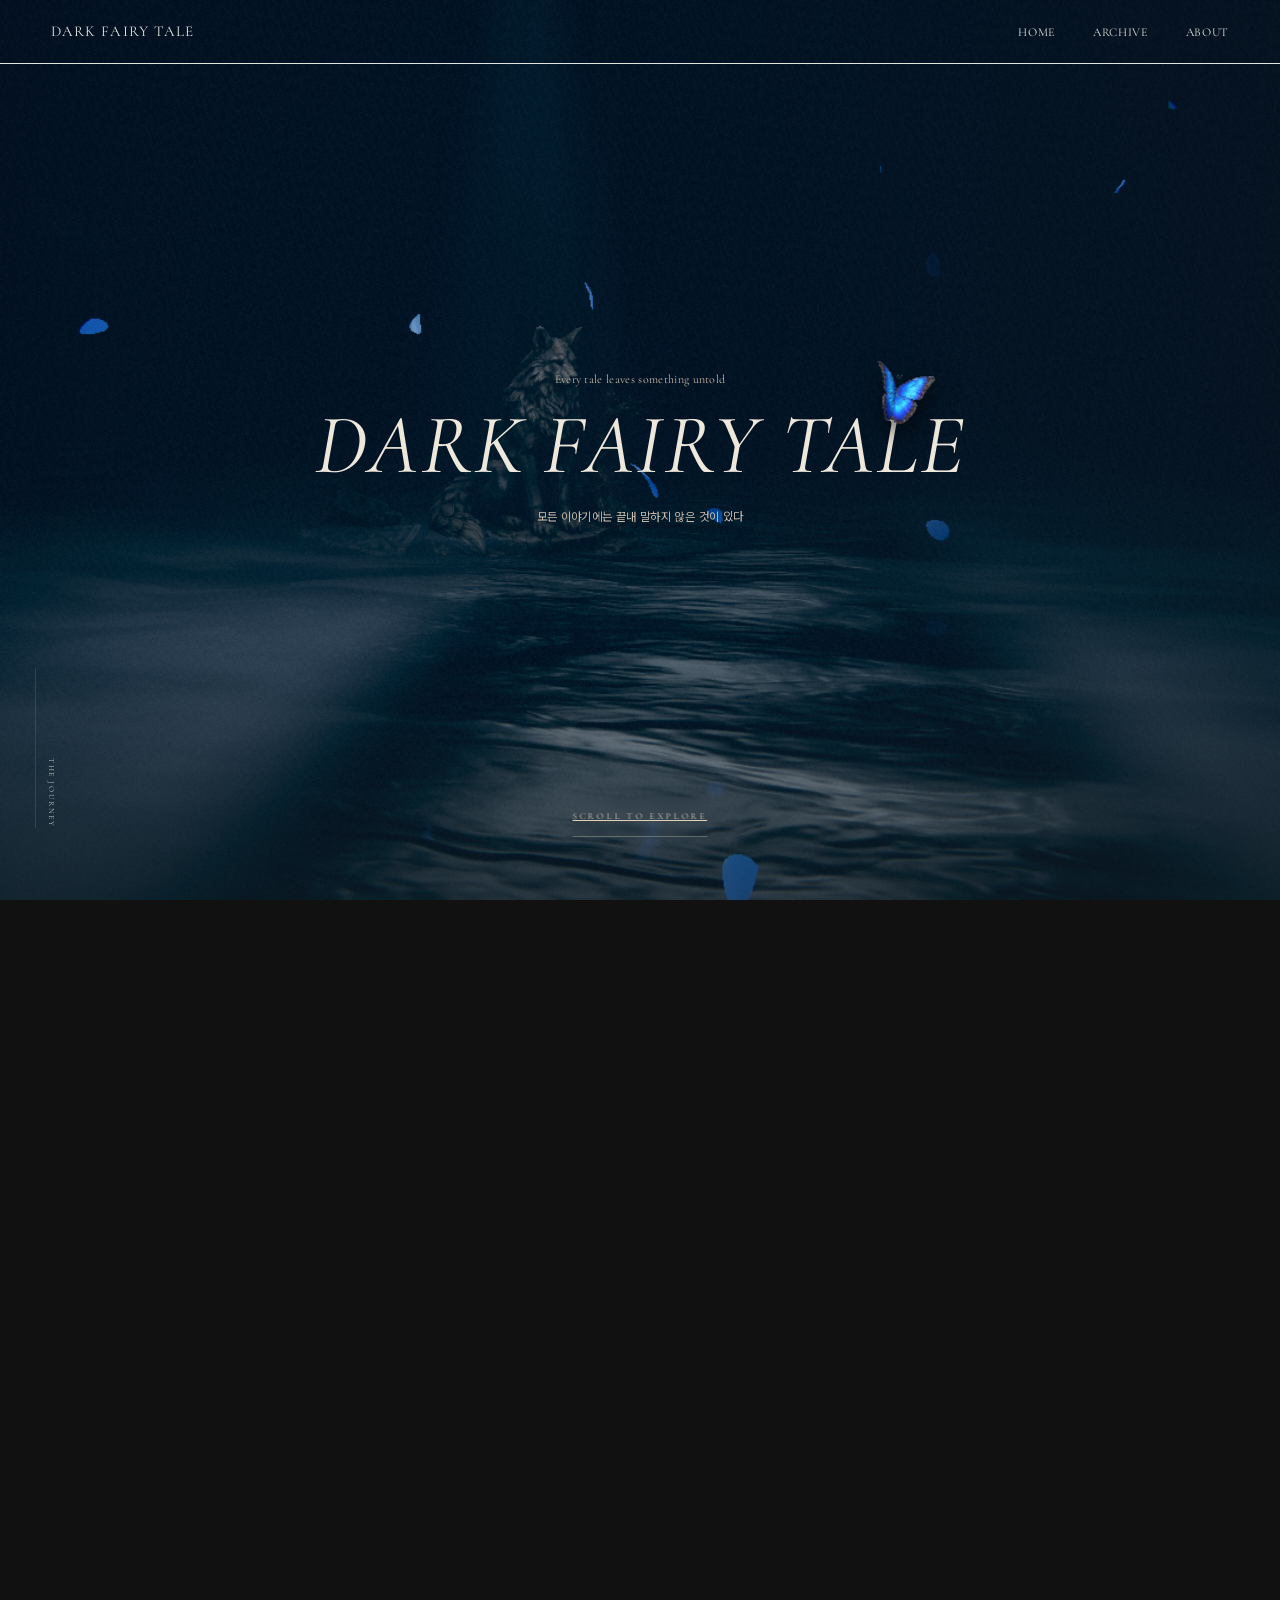
<file: index.html>
<!doctype html><html lang="ko"><head><meta charset="utf-8"><meta name="viewport" content="width=device-width,initial-scale=1"><title>DARK FAIRY TALE — A Collection of Tales</title><link rel="stylesheet" href="main-intro.css"><link rel="stylesheet" href="main-nav.css"><script defer src="main-nav.js"></script><style>*{box-sizing:border-box}html{scroll-behavior:smooth}body{margin:0;background:#111;color:#eee3d3}.sr-only{position:absolute;width:1px;height:1px;padding:0;margin:-1px;overflow:hidden;clip:rect(0,0,0,0);white-space:nowrap;border:0}.book-scene{height:100svh;min-height:600px;transform:none;isolation:isolate;overflow:hidden}.book-library-frame{display:block;border:0;width:100%;height:100%;background:#111}.intro-about{background:#151916;color:#eee3d3;border:1px solid #b5a685;padding:35px;max-width:500px}.intro-about::backdrop{background:#0009}.intro-about button{background:none;border:1px solid #b5a685;color:inherit;padding:10px 20px}</style><link rel="stylesheet" href="forest-entry/forest-entry.css"><script defer src="assets/three.min.js"></script><script defer src="assets/meshopt-decoder.js"></script><script defer src="forest-entry/forest-entry.js"></script><link rel="stylesheet" href="book-library/typography.css"><link rel="stylesheet" href="forest-entry/hero-type.css"><script defer src="forest-entry/hero-type.js"></script><link rel="stylesheet" href="forest-entry/butterfly-intro.css"><script defer src="forest-entry/butterfly-intro.js"></script></head><body class="library-page has-intro"><nav class="main-navigation" aria-label="Main navigation"><a class="main-navigation__brand" href="#main-intro">DARK FAIRY TALE</a><div class="main-navigation__links"><a href="#main-intro">HOME</a><a href="#book-scene">ARCHIVE</a><button type="button" data-about aria-haspopup="dialog" aria-controls="main-about">ABOUT</button></div></nav><section id="main-intro" class="main-intro" aria-labelledby="main-intro-title"><div class="main-intro__copy sr-only"><p class="main-intro__eyebrow">Every tale leaves something untold</p><h1 id="main-intro-title"><span>DARK</span><span>FAIRY TALE</span></h1><p class="main-intro__description">모든 이야기에는 끝내 말하지 않은 것이 있다</p></div><a class="main-intro__scroll" href="#book-scene">OPEN THE BOOK</a></section><dialog id="main-about" class="intro-about" aria-labelledby="about-title"><h2 id="about-title">ONCE UPON A TIME</h2><p>An archive of familiar fairy tales, told in shadow and wonder.</p><form method="dialog"><button>CLOSE</button></form></dialog><section class="book-scene" id="book-scene" aria-label="동화책 고르기"><iframe class="book-library-frame" id="book-library-frame" src="book-library/index.html?embedded=1&v=20261103-bubbles1" title="3D 동화책 선택" loading="lazy"></iframe></section><script>document.querySelector('[data-about]').addEventListener('click',()=>document.querySelector('#main-about').showModal());window.addEventListener('message',event=>{const frame=document.querySelector('#book-library-frame');if(event.origin!==location.origin||event.source!==frame.contentWindow)return;if(event.data==='fairytale:home')document.querySelector('#main-intro').scrollIntoView({behavior:matchMedia('(prefers-reduced-motion:reduce)').matches?'auto':'smooth'});});</script></body></html>
</file>
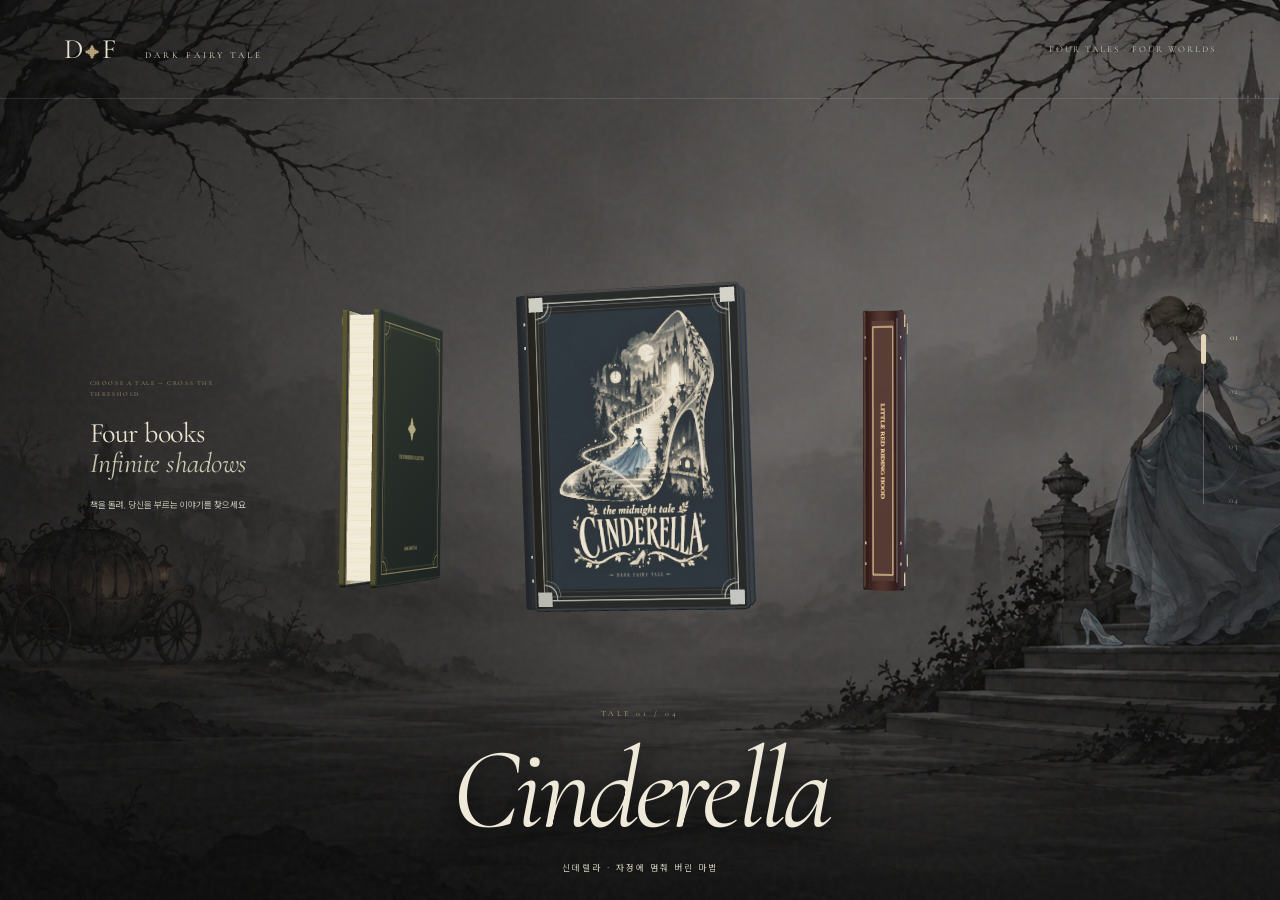
<file: book-library/index.html>
<!doctype html><html lang="ko"><head><meta charset="utf-8"><meta name="viewport" content="width=device-width,initial-scale=1"><title>Dark Fairy Tale — 네 권의 문</title><link rel="stylesheet" href="page.min.css"><script defer src="../assets/three.min.js"></script><script defer src="page.min.js"></script></head><body class="library"><header class="header"><a class="brand" href="./index.html">D<span>✦</span>F <small>DARK FAIRY TALE</small></a><span class="edition">FOUR TALES · FOUR WORLDS</span></header><main><section class="library-stage" aria-label="네 권의 동화책 선택"><div class="worlds" aria-hidden="true"><div class="world world-0 active"></div><div class="world world-1"></div><div class="world world-2"></div><div class="world world-3"></div></div><div class="library-shade" aria-hidden="true"></div><div class="grain" aria-hidden="true"></div><div class="entry-wash" aria-hidden="true"></div><div class="library-intro"><p class="eyebrow">CHOOSE A TALE — CROSS THE THRESHOLD</p><h1>Four books<br><em>Infinite shadows</em></h1><p>책을 돌려, 당신을 부르는 이야기를 찾으세요</p></div><div id="book-webgl" aria-label="입체 동화책 모델"></div><div class="carousel" aria-label="회전하는 동화책"><div class="orbit" id="orbit"></div></div><div class="selection"><p class="eyebrow" id="tale-number">TALE 01 / 04</p><h2 id="tale-title">Cinderella</h2><p id="tale-description">신데렐라 · 자정에 멈춰 버린 마법</p></div><nav class="library-controls" aria-label="책 선택"><div id="tale-scrollbar" class="tale-scrollbar" role="slider" tabindex="0" aria-label="동화 선택 스크롤바" aria-valuemin="1" aria-valuemax="4" aria-valuenow="1" aria-orientation="vertical"><span class="rail-thumb"></span></div><div id="book-tabs" class="book-tabs"></div></nav><div class="library-bottom"><span>SCROLL OR SWIPE TO ROTATE</span><span id="selection-status" role="status" aria-live="polite">신데렐라 선택됨</span><span>THE FORBIDDEN COLLECTION</span></div></section><section class="reader" id="reader" hidden aria-labelledby="reader-title"><button class="back-library" id="back">← 네 권의 책으로 돌아가기</button><div class="reader-layout"><div class="reader-picture" aria-hidden="true"><span id="reader-symbol">❦</span></div><article><p class="eyebrow" id="reader-chapter"></p><h2 id="reader-title" tabindex="-1"></h2><p class="reader-subtitle" id="reader-subtitle"></p><div id="reader-text"></div><button class="enter-button" id="back-bottom">다른 이야기 고르기 ↗</button></article></div></section></main><noscript><p class="notice">책 선택에는 JavaScript가 필요합니다. </p></noscript></body></html>
</file>
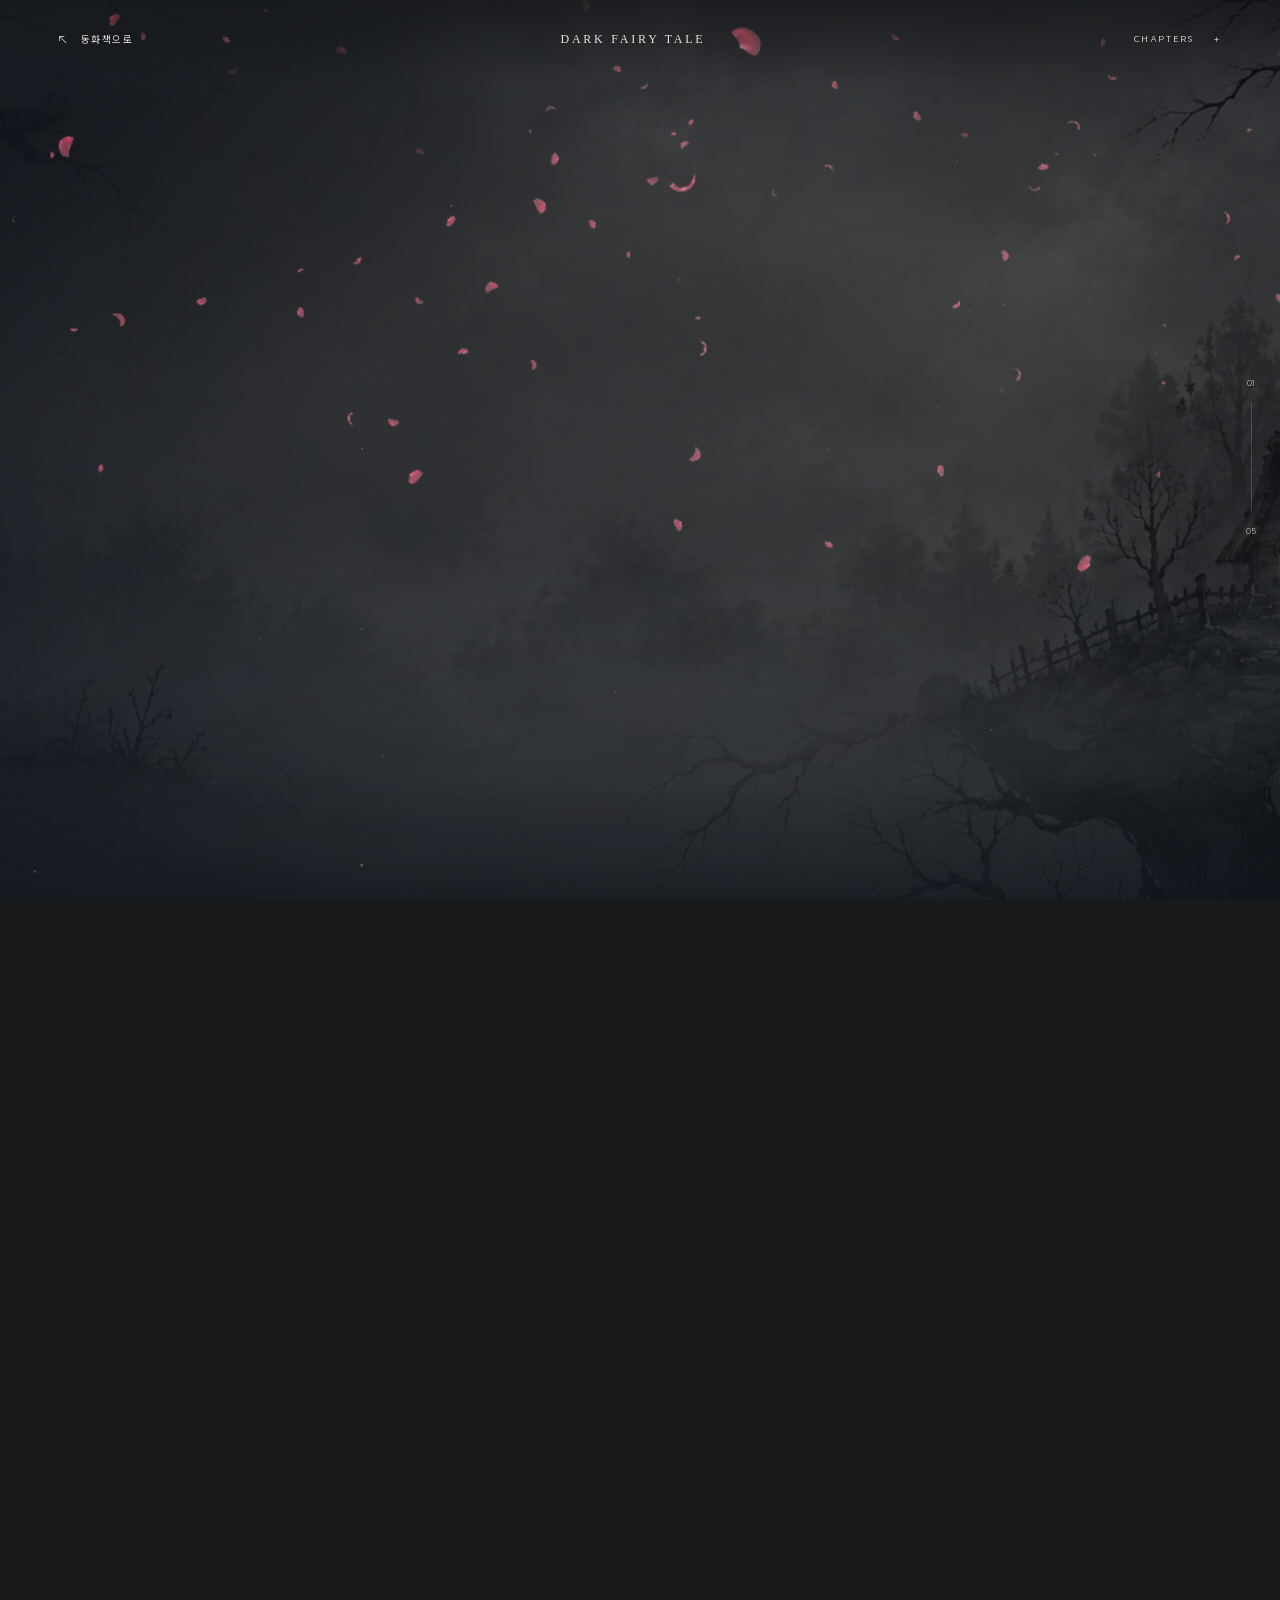
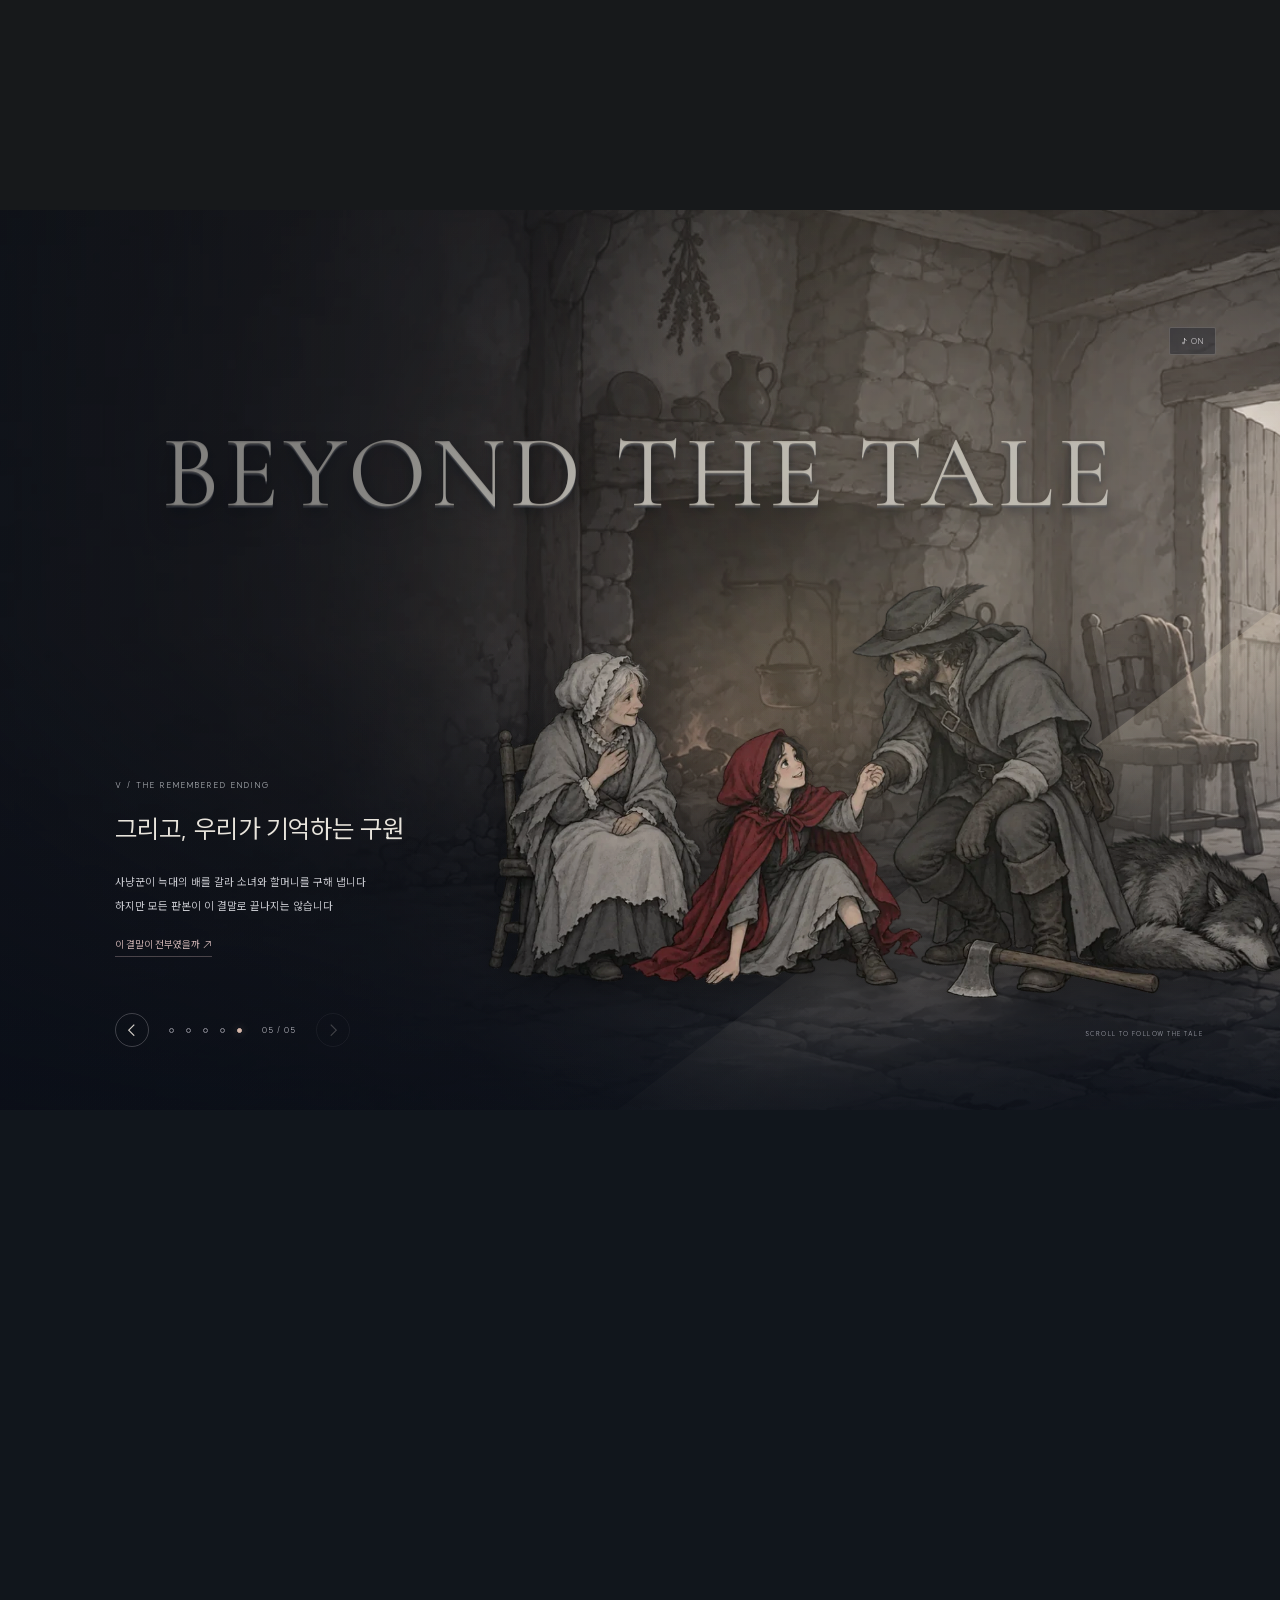
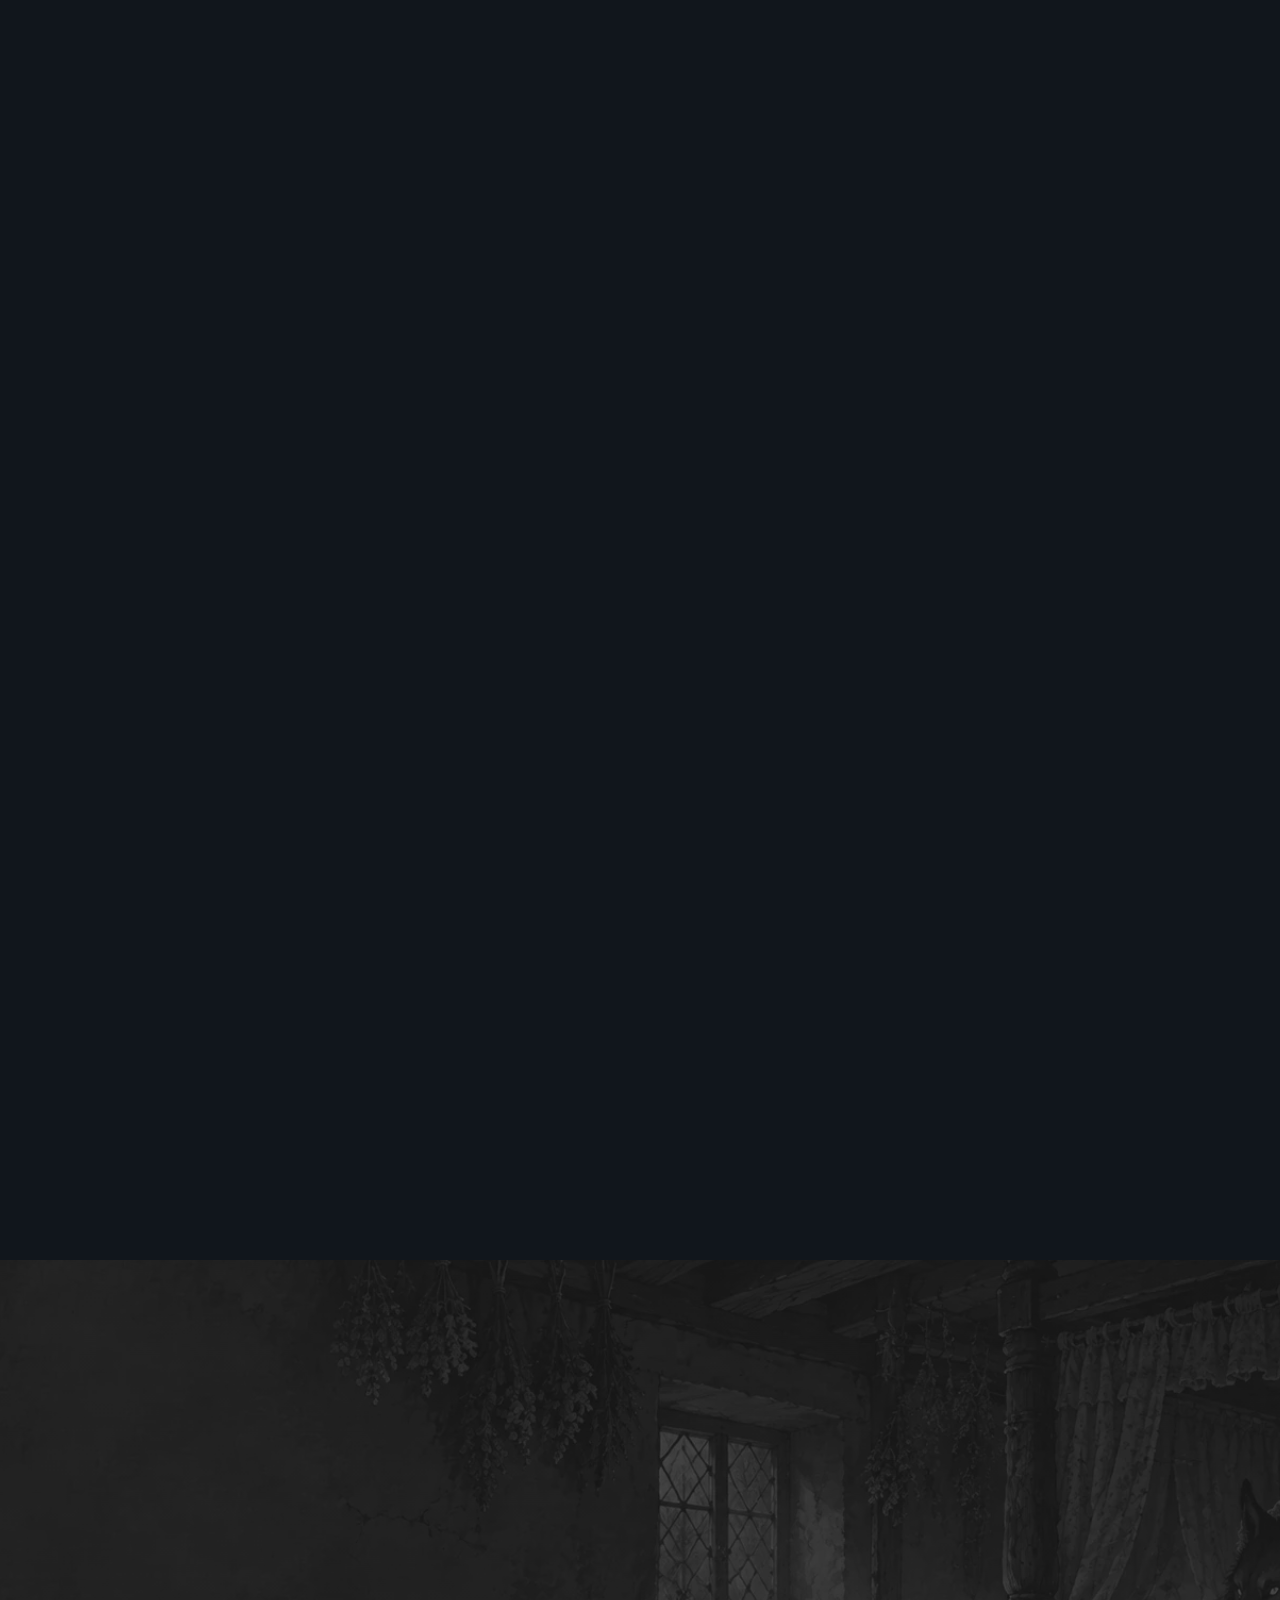
<file: redridinghood/index.html>
<!doctype html><html lang="ko"><head><meta charset="utf-8"><meta name="viewport" content="width=device-width,initial-scale=1"><title>Little Red Riding Hood — 이야기 너머</title><meta name="description" content="숲을 따라 걷고, 장면을 뒤집고, 두 결말을 마주하는 빨간모자 이야기"><link rel="stylesheet" href="page.min.css"><script defer src="page.min.js"></script></head><body><header class="navigation"><a class="back" href="../index.html?return=library">↖ <span>동화책으로</span></a><a class="wordmark" href="#forest">DARK FAIRY TALE</a><button class="menu-toggle" aria-expanded="false" aria-controls="chapters">CHAPTERS <span>＋</span></button><nav id="chapters" hidden><a href="#forest">01 · 숲의 입구</a><a href="#characters">02 · 등장인물</a><a href="#encounter">03 · 이야기 속으로</a><a href="#endings">04 · 두 개의 결말</a><a href="#symbols">05 · 숲의 상징</a></nav></header><main><section class="forest-track" id="forest" aria-labelledby="forest-title"><div class="forest-sticky"><div class="descent-world" aria-hidden="true"><div class="descent-layer descent-home"></div><div class="descent-layer descent-village"></div><div class="descent-layer descent-forest"></div><div class="descent-layer descent-canopy"></div><div class="descent-layer descent-bridge"></div><div class="descent-layer descent-alley"></div><div class="descent-layer descent-doorway"></div><div class="descent-layer descent-grandma"></div><div class="descent-branch descent-branch-left"></div><div class="descent-branch descent-branch-right"></div></div><div class="descent-vignette" aria-hidden="true"></div><div class="journey-location" aria-live="polite"><span id="journey-location-number">01 / 08</span><p id="journey-location-name">숲길의 시작</p></div><div class="forest-art" aria-hidden="true"></div><div class="forest-near" aria-hidden="true"></div><video class="hero-petals" src="../assets/petals-loop.webm" autoplay muted loop playsinline preload="metadata" aria-hidden="true" tabindex="-1"></video><div class="fog fog-one" aria-hidden="true"></div><div class="fog fog-two" aria-hidden="true"></div><div class="hero-shade" aria-hidden="true"></div><svg class="path-lights" viewBox="0 0 1000 700" preserveAspectRatio="none" aria-hidden="true"><path class="route-glow" d="M820 635C850 580 900 520 880 465S820 380 740 310" fill="none"/><circle cx="820" cy="635" r="2" style="--dot:0"/><circle cx="837" cy="602" r="2" style="--dot:1"/><circle cx="853" cy="569" r="2" style="--dot:2"/><circle cx="871" cy="536" r="2" style="--dot:3"/><circle cx="881" cy="503" r="2" style="--dot:4"/><circle cx="880" cy="470" r="2" style="--dot:5"/><circle cx="867" cy="435" r="2" style="--dot:6"/><circle cx="840" cy="399" r="2" style="--dot:7"/><circle cx="802" cy="365" r="2" style="--dot:8"/></svg><div class="home-window-light" aria-hidden="true"></div><div class="hero-actor" aria-hidden="true" data-ready="false"><div class="stone-platform"></div><img class="actor-figure" src="images/interactive/redhood-actor.webp" alt="" width="1024" height="1536" fetchpriority="high"></div><span class="stage-footnote">A TALE YOU THOUGHT YOU KNEW</span><div class="hero-copy"><p class="eyebrow hero-kicker">ENTER THE TALE</p><h1 id="forest-title"><span class="title-grid title-first">Little Red</span><em class="title-grid title-second">Riding Hood</em></h1><p class="korean">당신은 이 이야기의 결말을 알고 있나요</p><button class="journey-start" aria-label="Beyond the woods" type="button" aria-controls="characters"><span>BEYOND THE WOODS</span></button><svg class="tale-flourish" viewBox="0 0 560 54" fill="none" xmlns="http://www.w3.org/2000/svg" aria-hidden="true"><g stroke="currentColor" stroke-width="2.3" stroke-linecap="round" stroke-linejoin="round"><path d="M259 19c-4-10-14-9-18-3-4 7 4 9 8 3M301 19c4-10 14-9 18-3 4 7-4 9-8 3M242 18c-50-3-90-2-132-1-42 1-55 6-66 15-10 8-26 9-37-5l13-9 10 5-3 8-8-3M318 18c50-3 90-2 132-1 42 1 55 6 66 15 10 8 26 9 37-5l-13-9-10 5 3 8 8-3"/><path d="m280 12 16 17-16 17-16-17z"/><path d="m280 23 5 6-5 6-5-6z" stroke-width="1.4"/><path d="M53 29c28-12 66-12 92-11m270 0c26-1 64-1 92 11" stroke-width=".8"/></g></svg></div><div class="forest-whisper" aria-hidden="true">숲은 이미 당신을 보고 있었다</div><span class="scene-note">MOTHER’S HOME / THE JOURNEY BEGINS</span></div></section><section class="cast-track" data-entrance-ready="false" id="characters" aria-label="등장인물"><div class="cast-sticky"><div class="cast-environment cast-environment-redhood" aria-hidden="true"></div><div class="cast-environment cast-environment-wolf" aria-hidden="true"></div><div class="cast-environment cast-environment-hunter" aria-hidden="true"></div><header class="cast-topline"><p class="eyebrow">THE FACES WITHIN THE TALE</p><span>Every face hides a story</span></header><div class="cast-stage"><div class="cast-spotlight" aria-hidden="true"></div><div class="stone-platform" aria-hidden="true"></div><figure class="cast-figure active" data-person="redhood"><img src="images/interactive/redhood-actor.webp" alt="붉은 망토를 두르고 바구니를 든 빨간모자" width="1024" height="1536"></figure><figure class="cast-figure" data-person="wolf" aria-hidden="true"><img src="images/interactive/wolf-actor.webp" alt="숲에서 소녀를 기다리는 늑대" loading="lazy"></figure><figure class="cast-figure" data-person="hunter" aria-hidden="true"><img src="images/interactive/hunter-actor.webp" alt="도끼를 내려 든 사냥꾼" loading="lazy"></figure></div><div class="cast-texts"><article class="cast-text active"><p class="cast-label">CHARACTER 01 / THE WANDERER</p><h2>Little Red<br><em>Riding Hood</em></h2><p class="cast-name-ko">빨간모자</p><p class="cast-quote">그녀는 아직 숲을 두려워하지 않았다</p><p class="cast-description">할머니에게 향하는 소녀와 작은 바구니<br>세상을 향한 호기심은 그녀를 길 밖으로 이끈다<br>무엇을 믿을지 배우기 전, 이야기는 시작되었다</p><div class="cast-rule" aria-hidden="true"><span>◇</span></div></article><article class="cast-text" aria-hidden="true" inert><p class="cast-label">CHARACTER 02 / THE STRANGER</p><h2>The <em>Wolf</em></h2><p class="cast-name-ko">늑대</p><p class="cast-quote">그는 이빨보다 먼저 말을 건넸다</p><p class="cast-description">낯선 이를 경계하라는 말만으로 충분할까<br>그는 친절하게 묻고, 조용히 기다린다<br>가장 위험한 것은 때로 가장 다정하게 다가온다</p><div class="cast-rule" aria-hidden="true"><span>◇</span></div></article><article class="cast-text" aria-hidden="true" inert><p class="cast-label">CHARACTER 03 / THE LATE ARRIVAL</p><h2>The <em>Huntsman</em></h2><p class="cast-name-ko">사냥꾼 · 그림 형제판</p><p class="cast-quote">모든 이야기에서 그가 도착하는 것은 아니다</p><p class="cast-description">누군가에게는 마지막 순간의 구원<br>그러나 페로판에는 존재하지 않는 인물<br>우리가 기억하는 결말은 누구의 것이었을까</p><div class="cast-rule" aria-hidden="true"><span>◇</span></div></article></div><nav class="cast-controls" aria-label="등장인물 선택"><button data-cast-go="0" aria-label="빨간모자 보기" aria-pressed="true">01</button><button data-cast-go="1" aria-label="늑대 보기" aria-pressed="false">02</button><button data-cast-go="2" aria-label="사냥꾼 보기" aria-pressed="false">03</button></nav><p class="cast-scroll">SCROLL TO MEET THE NEXT CHARACTER</p><p class="cast-counter"><span id="cast-number">01</span><small>/ 03</small></p></div></section><section class="story-journey" id="encounter" aria-label="빨간모자 이야기"><div class="tale-stage"><div class="tale-scenes"></div><div class="tale-mist" aria-hidden="true"></div><div class="tale-sparks" aria-hidden="true"></div><div class="tale-intro"><div class="tale-panels"></div><div class="tale-intro-copy"><p>FIVE MOMENTS / ONE TALE</p><h2>Into the <em>woods</em></h2><button class="tale-enter">이야기 속으로 <span>↗</span></button></div></div><div class="tale-shutter tale-shutter-top" aria-hidden="true"></div><div class="tale-shutter tale-shutter-bottom" aria-hidden="true"></div><nav class="tale-controls" aria-label="이야기 장면 선택"><button class="tale-prev" aria-label="이전 이야기 장면">←</button><div class="tale-dots"></div><span class="tale-count">01 / 05</span><button class="tale-next" aria-label="다음 이야기 장면">→</button></nav><span class="tale-scroll">SCROLL TO FOLLOW THE TALE</span></div></section><section class="ending-section" id="endings" aria-labelledby="ending-title"><div class="ending-background" aria-hidden="true"></div><div class="ending-content reveal"><p class="eyebrow">IV / TWO VERSIONS · TWO ENDINGS</p><h2 id="ending-title">Who wrote<br><em>the ending?</em></h2><p class="section-ko">같은 숲, 서로 다른 마지막 장</p><div class="ending-tabs" role="tablist" aria-label="결말 판본"><button role="tab" id="perrault-tab" aria-selected="true" aria-controls="ending-panel" data-version="perrault">PERRAULT <small>1697</small></button><button role="tab" id="grimm-tab" aria-selected="false" aria-controls="ending-panel" data-version="grimm" tabindex="-1">GRIMM <small>1812</small></button></div><div id="ending-panel" role="tabpanel" aria-labelledby="perrault-tab" tabindex="0"><p class="ending-label">CHARLES PERRAULT / LE PETIT CHAPERON ROUGE</p><h3 id="ending-headline">그 숲에는 사냥꾼이 없었다</h3><p id="ending-description">늑대는 소녀를 삼킨다<br>그녀를 구하러 오는 사람은 없다<br>페로의 1697년 판본은 구원 없이 끝난다</p></div><p class="source-note">문학 판본의 비교입니다 · 구전 이야기에는 다양한 변형이 있습니다<br><a href="https://fr.wikisource.org/wiki/Histoires_ou_Contes_du_temps_pass%C3%A9_(1697)/Le_Petit_Chaperon_rouge" target="_blank" rel="noopener">페로판 읽기 ↗</a><a href="https://en.wikisource.org/wiki/Grimm%27s_Household_Tales,_Volume_1/Little_Red-Cap" target="_blank" rel="noopener">그림 형제판 읽기 ↗</a></p></div></section><section class="symbols-section" id="symbols" aria-labelledby="symbols-title"><header class="section-heading reveal"><p class="eyebrow">V / WHAT THE FOREST REMEMBERS</p><h2 id="symbols-title">Nothing here<br><em>is only what it seems</em></h2><p class="section-ko">숲에 남겨진 상징들 · 하나를 골라 들여다보세요</p></header><div class="symbol-world"><div class="symbol-landscape" aria-hidden="true"></div><button class="symbol-object cloak-object" data-symbol="cloak" aria-label="붉은 망토 살펴보기"><span class="cloak-drawing" aria-hidden="true"></span><span class="object-label">01 / THE CLOAK <i>＋</i></span></button><button class="symbol-object wolf-object" data-symbol="wolf" aria-label="늑대 살펴보기"><span class="wolf-drawing" aria-hidden="true"></span><span class="object-label">02 / THE WOLF <i>＋</i></span></button><button class="symbol-object path-object" data-symbol="path" aria-label="갈림길 살펴보기"><span class="sign-drawing" aria-hidden="true">←<br>→</span><span class="object-label">03 / THE PATH <i>＋</i></span></button></div></section><section class="epilogue" id="epilogue"><p class="eyebrow reveal">THE END OF THE TALE / THE BEGINNING OF YOURS</p><h2 class="reveal">The forest<br><em>stays with you</em></h2><p class="section-ko reveal">책의 마지막 장을 덮어도<br>숲은 우리 곁에 남아 있다</p><a class="return-button" href="../index.html?return=library">다른 동화 고르기 <span>↗</span></a><a class="read-again" href="#forest">이야기를 처음부터 ↑</a><footer><span>DARK FAIRY TALE</span><span>LITTLE RED RIDING HOOD / 02</span></footer></section></main><aside class="chapter-indicator" aria-label="읽는 위치"><span id="chapter-number">01</span><span class="progress-track"><i></i></span><span>05</span></aside><canvas id="embers" aria-hidden="true"></canvas><dialog id="symbol-dialog"><button class="dialog-close" aria-label="상징 설명 닫기">×</button><p class="eyebrow" id="symbol-label"></p><h2 id="symbol-title"></h2><p id="symbol-description"></p><span class="dialog-note">하나의 해석입니다 · 당신의 이야기는 다를 수 있습니다</span></dialog></body></html>
</file>
<file: main-intro.css>
.book-scene{position:relative;min-height:100vh;min-height:100svh;transform:translateZ(0);isolation:isolate;overflow:clip}.main-intro{position:relative;height:100vh;height:100svh;min-height:0;overflow:hidden;isolation:isolate;background:#777673 url(assets/main-intro-bg.webp) center / cover no-repeat;color:#eee3d3;display:grid;place-items:center;text-align:center}.main-intro__video{position:absolute;inset:0;width:100%;height:100%;object-fit:cover;object-position:center;background:transparent;pointer-events:none;z-index:0;opacity:1;transition:opacity .6s ease}.main-intro__video--loop{opacity:0;transition:opacity .6s ease;z-index:1}.main-intro.is-looping .main-intro__video--loop{opacity:1}.main-intro.is-looping [data-petals-intro]{opacity:0}.main-intro__copy{padding:32px 20px;text-shadow:0 3px 28px #000}.main-intro__eyebrow{font:10px/1.8 Georgia,serif;letter-spacing:.38em;margin:0 0 26px;color:#c6b9a4}.main-intro h1{font:normal clamp(40px,7.4vw,112px)/1.08 Georgia,"Times New Roman",serif;letter-spacing:.07em;margin:0}.main-intro h1 span{display:block}.main-intro__description{font:14px/1.9 Georgia,Malgun Gothic,serif;letter-spacing:.12em;margin:28px 0 0;color:#cbbeb0}.main-intro__scroll{position:absolute;z-index:2;bottom:32px;left:50%;transform:translate(-50%);padding:14px 24px;font:10px/1.7 Georgia,serif;letter-spacing:.24em;white-space:nowrap;color:#dfcfb9}.main-intro__scroll:after{content:"";display:block;width:1px;height:32px;margin:14px auto 0;background:linear-gradient(#d5b695,transparent)}.main-intro__scroll:focus-visible{outline:1px solid #dfcfb9;outline-offset:3px}@media(max-width:600px){.main-intro h1{font-size:clamp(34px,10vw,60px)}.main-intro__eyebrow{font-size:8px}.main-intro__description{font-size:12px;letter-spacing:.04em}}@media(max-aspect-ratio:4/3){.main-intro{background-size:contain;background-position:center}.main-intro__video{object-fit:contain;object-position:center}}@media(prefers-reduced-motion:reduce){.main-intro__video{transition:none}}
</file>
<file: main-nav.css>
.library-page{--main-nav-height:64px;padding-top:0}.main-navigation{position:fixed;inset:0 0 auto;z-index:100;height:var(--main-nav-height);display:flex;align-items:center;justify-content:space-between;gap:20px;padding:0 clamp(16px,4vw,64px);background:transparent;backdrop-filter:none;-webkit-backdrop-filter:none;border-bottom:1px solid #e2e5df;color:#e2e5df;font-family:Archive Cinzel Decorative,Georgia,serif}.main-navigation a,.main-navigation button{font:400 12px/1.5 Archive Cinzel Decorative,Georgia,serif;letter-spacing:.05em;color:inherit;text-decoration:none;background:none;border:0;padding:9px 0;cursor:pointer;white-space:nowrap}.main-navigation .main-navigation__brand{font-size:15px;letter-spacing:.07em}.main-navigation__links{display:flex;align-items:center;gap:clamp(18px,3vw,42px)}.main-navigation a:hover,.main-navigation button:hover{text-decoration:underline;text-underline-offset:6px;color:#fff}.main-navigation :focus-visible{outline:1px solid #c6cec1;outline-offset:5px;text-decoration:underline;text-underline-offset:6px}#main-intro,#book-scene{scroll-margin-top:var(--main-nav-height)}.library-page .main-intro{height:100vh;height:100svh}@media(max-width:600px){.library-page{--main-nav-height:54px}.main-navigation{padding:0 12px;gap:10px}.main-navigation .main-navigation__brand{font-size:11px;letter-spacing:.015em}.main-navigation__links{gap:14px}.main-navigation a,.main-navigation button{font-size:10px;letter-spacing:0}}@media(max-width:350px){.main-navigation__links{gap:9px}.main-navigation .main-navigation__brand{font-size:10px}}@media(prefers-reduced-motion:reduce){.main-navigation *{transition:none}}
</file>
<file: forest-entry/forest-entry.css>
.main-intro{cursor:pointer}.main-intro__scroll{cursor:pointer;bottom:35px;border:1px solid #c8bfa66b;background:#17191655;padding:17px 30px;letter-spacing:.25em;backdrop-filter:blur(3px)}.main-intro__scroll:after{display:none}.main-intro__scroll:hover{background:#17191699;border-color:#e2d5b7}.main-intro__scroll:focus-visible{outline:2px solid #e2d5b7;outline-offset:6px}.forest-portal{position:fixed;inset:0;z-index:1000;overflow:hidden;isolation:isolate;background:#51544e;opacity:0;visibility:hidden;pointer-events:none;transition:opacity .35s,visibility .35s}.forest-portal.active{opacity:1;visibility:visible;pointer-events:auto}.portal-landscape{position:absolute;inset:-8%;background:#737570 url(forest-depth.webp) center/cover no-repeat;transform-origin:50% 58%;filter:brightness(.8)}.portal-haze{position:absolute;inset:0;background:radial-gradient(ellipse at 50% 56%,#e3e1d477,transparent 45%),linear-gradient(0deg,#151b15aa,transparent 55%);pointer-events:none}.portal-tree{position:absolute;top:-12%;bottom:-12%;width:42%;height:124%;filter:drop-shadow(20px 0 20px #0004)}.portal-tree-left{left:-5%;transform-origin:0 50%}.portal-tree-right{right:-7%;transform:scaleX(-1);transform-origin:100% 50%}.portal-tree-far{width:29%;opacity:.55;filter:blur(1px);left:13%;top:-4%}.portal-tree-far-right{left:auto;right:13%;transform:scaleX(-1)}.portal-walker-path{position:absolute;left:46%;top:68%;width:clamp(110px,13vw,180px);aspect-ratio:1;transform:translate(-50%,-50%);transform-origin:center 85%;filter:drop-shadow(0 8px 6px #0005)}.portal-walker{width:100%;height:100%;background:url(redhood-walk.webp) 0 0/600% 100% no-repeat}.forest-portal.active .portal-walker{animation:redhood-steps .8s steps(6) infinite}.portal-ground-shadow{position:absolute;left:26%;right:26%;bottom:7%;height:6%;background:#0003;filter:blur(8px);border-radius:50%}.portal-fog{position:absolute;inset:-20%;background:radial-gradient(ellipse at center,#c5c9b870,transparent 58%);filter:blur(35px);opacity:.2;pointer-events:none}.portal-curtain{position:absolute;inset:0;background:#343d34;opacity:0;pointer-events:none}.portal-caption{position:absolute;bottom:7%;left:0;right:0;text-align:center;color:#e1dec9;font:italic 17px Georgia,serif;letter-spacing:2px;opacity:.9}.portal-busy{overflow:hidden!important}.portal-busy .main-navigation{pointer-events:none}@keyframes redhood-steps{to{background-position:-600% 0}}@media(max-width:700px){.portal-tree{width:57%}.portal-tree-left{left:-15%}.portal-tree-right{right:-17%}.portal-tree-far{left:3%;width:35%}.portal-tree-far-right{left:auto;right:3%}.portal-walker-path{width:125px}.portal-caption{font-size:13px}.portal-landscape{background-position:48% center}}@media(prefers-reduced-motion:reduce){.forest-portal,.main-intro__scroll{transition:none}.portal-walker{animation:none!important}}.portal-walker-path{width:clamp(62px,7vw,100px);aspect-ratio:1/2}.portal-ground-shadow{bottom:17%}@keyframes redhood-steps{to{background-position:120% 0}}@media(max-width:700px){.portal-walker-path{width:78px}}.portal-tree{background:none}.main-intro{background:#737570 url(forest-depth.webp) center/cover no-repeat}.main-intro__video{display:none!important}.main-intro:before{content:"";position:absolute;inset:0;background:linear-gradient(90deg,#18201838,transparent 50%,#18201855);pointer-events:none}.main-intro__copy.sr-only{position:absolute;width:auto;height:auto;margin:0;clip:auto;overflow:visible;white-space:normal;right:8%;left:auto;top:29%;padding:0;text-align:left;z-index:2}.main-intro__copy .main-intro__eyebrow{font-size:8px;margin-bottom:20px;letter-spacing:.25em}.main-intro__copy h1{font-size:clamp(44px,6.4vw,98px);font-family:Georgia,serif;line-height:1.05;letter-spacing:.025em}.main-intro__copy .main-intro__description{font-size:11px;margin-top:22px;letter-spacing:.07em}.hero-walker,.portal-walker-path{position:absolute;left:38%;top:67%;width:clamp(115px,13vw,190px);aspect-ratio:1/2;transform:translate(-50%,-50%);transform-origin:center 85%}.hero-walker{z-index:2;background:url(redhood-walk.webp) 0 0/600% 100% no-repeat;filter:drop-shadow(0 10px 7px #0005);pointer-events:none}.forest-portal.active .portal-walker{animation-duration:1.45s}.portal-busy .hero-walker{opacity:0}.falling-petals{position:fixed;inset:0;z-index:1100;pointer-events:none;overflow:hidden}.falling-petals i{position:absolute;top:-30px;left:var(--x);width:var(--size);height:calc(var(--size)*1.7);border-radius:80% 10% 75% 15%;background:linear-gradient(140deg,#af4845,#5c2029);opacity:.7;box-shadow:inset 1px 0 #d47b5b33;animation:petal-fall var(--duration) var(--delay) linear infinite}@keyframes petal-fall{0%{transform:translate3d(0,-30px,0) rotate(0) rotateY(0);opacity:0}8%{opacity:.65}90%{opacity:.65}to{transform:translate3d(var(--drift),110vh,0) rotate(400deg) rotateY(270deg);opacity:0}}@media(max-width:700px){.hero-walker,.portal-walker-path{width:120px}.main-intro__copy.sr-only{right:7%;top:23%;left:40%}.main-intro__copy h1{font-size:clamp(32px,8vw,52px)}.main-intro__copy .main-intro__eyebrow{font-size:5px;margin-bottom:15px}.main-intro__copy .main-intro__description{font-size:8px;line-height:1.8;max-width:160px}.hero-walker{top:67%;left:32%}.falling-petals i:nth-child(2n){display:none}}@media(prefers-reduced-motion:reduce){.falling-petals{display:none}.hero-walker{animation:none}}@media(max-width:700px){.hero-walker{left:38%}}.ae-petals{position:fixed;inset:0;z-index:1100;display:block;width:100%;height:100%;object-fit:cover;pointer-events:none;background:transparent;opacity:1}@media(prefers-reduced-motion:reduce){.ae-petals{display:none}}.main-intro{background:#111c28;isolation:isolate}.forest-canvas{position:absolute;inset:0;width:100%;height:100%;z-index:0}.forest-canvas.travelling{position:fixed;z-index:999}.main-intro:before{z-index:1;background:linear-gradient(90deg,transparent 25%,#0d17224a 100%)}.main-intro__copy.sr-only{z-index:2;color:#e4e9ed;text-shadow:0 2px 28px #0005}.main-intro__scroll{z-index:3;background:#15202b55;border-color:#afc3d355}.portal-busy .main-intro__copy,.portal-busy .main-intro__scroll{opacity:0;transition:opacity .6s}.forest-portal{background:transparent}.portal-landscape,.portal-haze,.portal-tree,.portal-walker-path,.portal-fog{visibility:hidden}.portal-curtain{background:#101820}.hero-walker{display:none!important}html{scroll-behavior:auto}.forest-journey{position:relative;height:400svh}.forest-journey .main-intro{position:sticky;top:0;height:100svh;min-height:0;overflow:hidden;cursor:default}.forest-canvas,.forest-canvas.travelling{position:absolute;inset:0;z-index:0}.main-intro__copy.sr-only{opacity:var(--title-opacity,1);transform:translateY(calc(var(--journey,0)*-90px));right:8%;top:30%}.main-intro__copy h1{font-weight:400;letter-spacing:-.025em}.main-intro:before{background:linear-gradient(90deg,#101b2110,transparent 48%,#101b2140),linear-gradient(0deg,#101b2177,transparent 28%);z-index:1}.main-intro__scroll{opacity:var(--title-opacity,1);bottom:7%;border:0;border-bottom:1px solid #c1cab85c;background:transparent;padding:12px 0;font-size:9px;letter-spacing:.3em}.main-intro__scroll:hover{background:transparent}.journey-caption{position:absolute;left:10%;top:40%;z-index:2;opacity:var(--caption-opacity,0);color:#e5e8db;pointer-events:none}.journey-caption span{font:9px Arial,sans-serif;letter-spacing:.3em;color:#b6c2ae}.journey-caption p{font:italic clamp(28px,4vw,60px)/1.2 Georgia,serif;margin-top:22px}.journey-progress{position:absolute;left:35px;bottom:8%;height:130px;width:1px;background:#b8c3b22a;z-index:2}.journey-progress i{display:block;width:1px;height:100%;background:#d1d6bf;transform-origin:bottom;transform:scaleY(0)}.journey-progress span{position:absolute;left:12px;bottom:0;writing-mode:vertical-rl;font:8px Arial,sans-serif;letter-spacing:.2em;color:#bac7bb}.book-scene{position:relative;margin-top:-100svh;z-index:5;opacity:var(--book-reveal,0);pointer-events:none;height:100svh!important;min-height:0!important}.book-scene.journey-preview{position:fixed;inset:0;margin:0}.book-scene.journey-ready{pointer-events:auto}.ae-petals{z-index:6}.main-navigation{z-index:20}.forest-portal{display:none!important}@media(max-width:700px){.forest-journey{height:350svh}.main-intro__copy.sr-only{left:9%;right:7%;top:25%}.main-intro__copy h1{font-size:clamp(42px,10vw,70px)}.main-intro__copy .main-intro__description{max-width:none}.journey-caption{left:9%;right:8%}.journey-progress{left:20px;height:90px}}@media(prefers-reduced-motion:reduce){.forest-journey{height:180svh}.journey-caption{display:none}.main-intro__copy.sr-only{transform:none}}.forest-journey{height:700svh}.book-scene,.book-scene.journey-preview,.book-scene.journey-ready{display:none;position:relative;inset:auto;margin:0;opacity:1;pointer-events:none}.library-entered .forest-journey{display:none}.library-entered .book-scene{display:block;height:100svh!important;pointer-events:auto}.library-entered .ae-petals{display:none}.journey-caption{inset:auto auto 17% 8%;max-width:390px}.journey-caption.caption-right{left:auto;right:8%;text-align:right}.journey-caption p{font-size:clamp(22px,2.6vw,40px);line-height:1.4;word-break:keep-all}.journey-caption span{font-size:9px;letter-spacing:.18em}.journey-open{position:absolute;z-index:4;left:50%;bottom:7%;transform:translate(-50%);display:flex;align-items:center;flex-direction:column;gap:12px;width:max-content;max-width:90%;padding:18px 30px;border:0;border-bottom:1px solid #c5b68b66;color:#e2d4b1;background:transparent;opacity:var(--final-opacity,0);cursor:pointer;transition:color .3s,text-shadow .3s}.journey-open:disabled{pointer-events:none}.journey-open span{font:8px Arial,sans-serif;letter-spacing:.25em}.journey-open strong{font:italic 32px Georgia,serif;font-weight:400}.journey-open small{font:10px Arial,sans-serif;letter-spacing:.12em;color:#b6bbaa}.journey-open:hover{color:#fff4d8;text-shadow:0 0 24px #f9dba277}.journey-open:focus-visible{outline:1px solid #e6d6ac;outline-offset:5px}.journey-light{position:fixed;inset:0;z-index:2000;pointer-events:none;opacity:0;background:radial-gradient(ellipse at 50% 45%,#fff9e8,#e6d0a1 70%,#b1a486);transition:opacity .65s ease-in}.journey-illuminating .journey-light{opacity:1;transition:opacity 1.1s ease-in}.journey-illuminating .journey-open{pointer-events:none}.library-entered .main-navigation{background:#131b1a77}.journey-progress{height:160px}@media(max-width:700px){.forest-journey{height:750svh}.journey-caption,.journey-caption.caption-right{left:9%;right:9%;bottom:14%;text-align:left;max-width:none}.journey-caption p{font-size:22px}.journey-caption span{font-size:8px}.journey-open{bottom:8%}.journey-progress{height:100px}}@media(prefers-reduced-motion:reduce){.forest-journey{height:500svh}.journey-light,.journey-illuminating .journey-light{transition:none}}.journey-open{color:#fff1ce;text-shadow:0 2px 12px #000b;background:linear-gradient(90deg,transparent,#111c287d 25%,#111c287d 75%,transparent)}.journey-open small{color:#eee6d6}.journey-open span{color:#d8c9a8}.journey-open:hover{background:linear-gradient(90deg,transparent,#111c2899 25%,#111c2899 75%,transparent)}.forest-journey{height:840svh}@media(max-width:700px){.forest-journey{height:900svh}}@media(prefers-reduced-motion:reduce){.forest-journey{height:600svh}}
</file>
<file: book-library/typography.css>
@font-face{font-family:Cormorant Garamond;src:url(../assets/fonts/6d37a86241a2.woff2) format("woff2");font-weight:400;font-style:normal;font-display:swap}@font-face{font-family:Cormorant Garamond;src:url(../assets/fonts/0b9a8a33cfaa.woff2) format("woff2");font-weight:400;font-style:italic;font-display:swap}@font-face{font-family:SUIT;src:url(../assets/fonts/aa894a204d5a.woff2) format("woff2");font-weight:100 900;font-style:normal;font-display:swap}:root{--archive-type:"Cormorant Garamond",SUIT,Georgia,serif}body.library,body.library-page{font-family:var(--archive-type)}.library :is(h1,h2,p,a,button,small,span,div),.library-page :is(.main-navigation a,.main-navigation button,.intro-about,.intro-about button,.main-intro__copy,.main-intro__scroll){font-family:var(--archive-type)}.library :is(.library-intro>p:last-child,#tale-description,.reader-subtitle,#reader-text,.back-library,.book-cursor-label,#selection-status){font-family:SUIT,sans-serif}.library :is(.library-intro h1,.selection h2,.reader article h2){font-weight:400;font-synthesis:none}.library .selection h2{position:relative;isolation:isolate;text-shadow:0 8px 30px #0008}.library .selection h2:after{content:attr(data-shadow-title);position:absolute;inset:0;z-index:-1;color:#080a09;filter:blur(10px);opacity:.38;transform:translateY(8px) scale(1.025);pointer-events:none}@media(prefers-reduced-motion:reduce){.library .selection h2:after{display:none}}
</file>
<file: forest-entry/hero-type.css>
@font-face{font-family:Cormorant Garamond;src:url(../assets/fonts/6d37a86241a2.woff2) format("woff2");font-weight:400;font-style:normal;font-display:swap}@font-face{font-family:Cormorant Garamond;src:url(../assets/fonts/0b9a8a33cfaa.woff2) format("woff2");font-weight:400;font-style:italic;font-display:swap}.forest-journey .main-intro__copy.sr-only{left:5%;right:5%;top:50%;width:auto;max-width:none;text-align:center;pointer-events:none;transform:translateY(-50%);filter:none}.forest-journey .main-intro__copy h1{font:italic 400 clamp(54px,8vw,118px)/1.04 "Cormorant Garamond",SUIT,Georgia,serif;letter-spacing:.02em;text-transform:uppercase;color:#eee8dc;text-shadow:none}.forest-journey .main-intro__copy h1 span+span{margin-top:0}.forest-journey .main-intro__copy .main-intro__eyebrow{font:400 16px/1.2 Cormorant Garamond,SUIT,Georgia,serif;letter-spacing:.32px;margin-bottom:24px}.forest-journey .main-intro__copy .main-intro__description{font:400 12px/1.8 SUIT,sans-serif;letter-spacing:.03em;margin-top:24px;max-width:none}.forest-journey .journey-caption,.forest-journey .journey-caption.caption-right{inset:107px auto auto 50%;width:524px;max-width:calc(100% - 48px);text-align:center;transform:translate(-50%);filter:none;opacity:1;pointer-events:none}.forest-journey .journey-caption>span{display:block;font:400 24px/1 Cormorant Garamond,SUIT,Georgia,serif;letter-spacing:.48px;text-transform:uppercase;color:#eee8dc;text-shadow:none}.forest-journey .journey-caption p{font:400 18px/1.5 SUIT,sans-serif;letter-spacing:.02em;margin:8px 0 0;color:#eee8dc;text-shadow:none;word-break:keep-all}.forest-journey .journey-caption .type-line{display:block;font:inherit;color:inherit;letter-spacing:inherit;opacity:0;filter:blur(40px)}.forest-journey .journey-caption:before,.forest-journey .journey-caption:after{content:"";position:absolute;left:-80px;right:-80px;height:1px;background:linear-gradient(90deg,transparent,#c2a9a7 49.4%,transparent 49.4%,transparent 50.6%,#c2a9a7 50.6%,transparent);opacity:var(--frame-alpha,0)}.forest-journey .journey-caption:before{top:-16px}.forest-journey .journey-caption:after{bottom:-14px}.forest-journey .journey-caption .type-diamond{position:absolute;left:calc(50% - 3px);top:-19px;width:7px;height:7px;box-sizing:border-box;border:1px solid #65bfff;transform:rotate(45deg);opacity:var(--frame-alpha,0);background:radial-gradient(#48baff 0 1.5px,transparent 1.6px)}.forest-journey :is(.main-intro__scroll,.journey-open strong,.journey-open span,.journey-progress span){font-family:Cormorant Garamond,SUIT,Georgia,serif;font-style:normal;font-weight:400;text-transform:uppercase}.forest-journey .journey-open strong{font-size:36px;letter-spacing:.32px}.forest-journey .journey-open small{font-family:SUIT,sans-serif}@media(max-width:767px){.forest-journey .journey-caption,.forest-journey .journey-caption.caption-right{top:80px;max-width:calc(100% - 40px)}.forest-journey .journey-caption:before,.forest-journey .journey-caption:after{left:0;right:0}.forest-journey .journey-caption>span{font-size:24px}.forest-journey .journey-caption p{font-size:15px}.forest-journey .main-intro__copy h1{font-size:clamp(38px,10vw,72px)}.forest-journey .main-intro__copy .main-intro__eyebrow{font-size:14px}.forest-journey .journey-caption .type-line{filter:none}}@media(prefers-reduced-motion:reduce){.forest-journey .journey-caption .type-line{filter:none!important}}.forest-journey .journey-caption>span{font-style:italic;line-height:1.25}.forest-journey .journey-caption p{display:block;font-family:SUIT,sans-serif;margin-top:12px}.forest-journey .main-intro__description{display:block;font-family:SUIT,sans-serif}.forest-journey .journey-open strong{font-style:italic}.forest-journey .main-intro__copy .main-intro__eyebrow{font-size:12px}@media(max-width:767px){.forest-journey .main-intro__copy .main-intro__eyebrow{font-size:9px}.forest-journey .journey-caption>span{font-size:22px}.forest-journey .journey-open strong{font-size:30px}}.forest-journey .journey-caption>span{font:400 11px/1.4 Cormorant Garamond,serif;letter-spacing:.16em;white-space:nowrap}.forest-journey .journey-caption p.caption-english{font:italic 400 clamp(20px,2vw,26px)/1.2 "Cormorant Garamond",serif;letter-spacing:-.015em;margin:13px 0 0;white-space:nowrap;word-break:normal}.forest-journey .journey-caption p:not(.caption-english){font:300 11px/1.7 SUIT,sans-serif;letter-spacing:.02em;margin:10px 0 0;white-space:nowrap}.forest-journey .main-intro__copy h1{font-size:clamp(38px,6.6vw,90px);white-space:nowrap}.forest-journey .main-intro__copy h1 span{display:inline}.forest-journey .main-intro__copy h1 span+span{margin-left:.2em}@media(max-width:767px){.forest-journey .journey-caption>span{font-size:10px}.forest-journey .journey-caption p.caption-english{font-size:clamp(17px,4.6vw,22px)}.forest-journey .journey-caption p:not(.caption-english){font-size:11px}.forest-journey .main-intro__copy h1{font-size:clamp(32px,8.2vw,64px)}}.forest-journey .journey-caption>span{line-height:1.1}.forest-journey .journey-caption p.caption-english{line-height:1.05;margin-top:6px}.forest-journey .journey-caption p:not(.caption-english){line-height:1.25;margin-top:5px}.forest-journey .journey-caption:before{top:-9px}.forest-journey .journey-caption:after{bottom:-8px}.forest-journey .journey-caption .type-diamond{top:-12px}.forest-journey .main-intro__copy h1{font-family:Cormorant Garamond,SUIT,Georgia,serif;font-weight:400}.forest-journey .journey-caption .type-diamond{box-shadow:0 0 6px #39aaff66}
</file>
<file: forest-entry/butterfly-intro.css>
.butterfly-scene{position:absolute;inset:0;z-index:3;pointer-events:none;overflow:hidden;opacity:1;transform:translateZ(0)}.butterfly-scene canvas{display:block;width:100%;height:100%;pointer-events:none}.forest-journey .main-intro__copy.sr-only{display:flex;flex-direction:column;align-items:center;gap:16px}.forest-journey .main-intro__copy :is(.main-intro__eyebrow,h1,.main-intro__description){margin:0}.forest-journey .journey-caption{display:flex;flex-direction:column;align-items:center;gap:7px}.forest-journey .journey-caption>span,.forest-journey .journey-caption p.caption-english,.forest-journey .journey-caption p:not(.caption-english){margin:0}.forest-journey .journey-open{gap:12px}.forest-journey .journey-open :is(span,strong,small){margin:0}@media(max-width:767px){.forest-journey .main-intro__copy.sr-only{gap:12px}.forest-journey .journey-caption{gap:7px}}@media(prefers-reduced-motion:reduce){.butterfly-scene{filter:none!important}}
</file>
<file: book-library/page.min.css>
@import"https://fonts.googleapis.com/css2?family=Cormorant+Garamond:ital,wght@0,400;0,500;0,600;1,400;1,500&family=Noto+Serif+KR:wght@400;500&display=swap";:root{color-scheme:dark;--cream:#e8e3cf;--gold:#b4a178;--ink:#101a17}*{box-sizing:border-box}html{scroll-behavior:smooth;scroll-padding-top:80px}body{margin:0;background:var(--ink);color:var(--cream);font-family:Arial,sans-serif}a{color:inherit;text-decoration:none}button{font:inherit}a:focus-visible,button:focus-visible{outline:2px solid var(--gold);outline-offset:8px}.header{position:absolute;z-index:20;top:0;left:0;width:100%;padding:32px 5%;display:flex;justify-content:space-between;align-items:center;border-bottom:1px solid #ddd2}.brand{font:28px Georgia,serif;letter-spacing:2px}.brand span{font-size:15px;color:var(--gold)}.brand small{font:9px Arial;letter-spacing:3px;margin-left:18px}.chapter-link{font-size:10px;letter-spacing:2px}.chapter-link span{margin-left:20px}.journey{height:500vh;position:relative}.stage{height:100vh;height:100svh;position:sticky;top:0;overflow:hidden;background:radial-gradient(ellipse at 60% 36%,#607365 0,#263e34 32%,#101c19 70%);isolation:isolate}.forest{position:absolute;inset:-5%;background:url(assets/forest.svg) center bottom/cover no-repeat;pointer-events:none}.forest-far{opacity:.6;filter:blur(2px);transform:scale(1.04)}.forest-near{background-position:65% bottom;transform:scale(1.35);opacity:.8;filter:brightness(.35);mask-image:linear-gradient(90deg,#000,transparent 35%,transparent 68%,#000)}.red-world{position:absolute;inset:0;background:radial-gradient(ellipse at 54% 45%,#a57f63,#503c37 35%,#251719 70%);opacity:0}.moon{position:absolute;left:60%;top:17%;width:10vw;height:10vw;border-radius:50%;background:#d7d5b8;box-shadow:0 0 100px #e6ead644;opacity:.35}.mist{position:absolute;inset:45% -30% -20%;background:radial-gradient(ellipse,#c7d4bd29,transparent 65%);filter:blur(25px);pointer-events:none}.grain{position:absolute;inset:0;opacity:.14;background-image:url("data:image/svg+xml,%3Csvg viewBox='0 0 180 180' xmlns='http://www.w3.org/2000/svg'%3E%3Cfilter id='n'%3E%3CfeTurbulence type='fractalNoise' baseFrequency='.7' numOctaves='3' stitchTiles='stitch'/%3E%3C/filter%3E%3Cpath fill='%23fff' filter='url(%23n)' opacity='.35' d='M0 0h180v180H0z'/%3E%3C/svg%3E");pointer-events:none}.intro{position:absolute;left:9%;top:27%;z-index:2}.eyebrow{font-size:9px;letter-spacing:3px;color:var(--gold);line-height:1.8}h1,h2,p{margin-top:0}h1{font:clamp(54px,6.7vw,112px)/.96 "Cormorant Garamond",Georgia,serif;letter-spacing:-3px;margin:28px 0}h1 em,h2 em{font-weight:400;color:#c8c7af}.intro-ko{font:12px "Noto Serif KR",serif;color:#b9c1b3;letter-spacing:2px;margin-top:30px}.book-stage{position:absolute;width:240px;height:340px;left:65%;top:47%;perspective:1300px;transform:translate(-50%,-50%);z-index:3}.book{width:100%;height:100%;position:relative;transform-style:preserve-3d;transform:rotateX(7deg) rotateY(-27deg) rotate(8deg);filter:drop-shadow(20px 40px 28px #0009)}.front-cover,.back-cover,.inner-page,.page-block,.spine{position:absolute;inset:0;transform-style:preserve-3d}.back-cover{background:#19201a;border:3px solid #9f8b5a;transform:translateZ(-20px)}.page-block{inset:5px 1px 5px 7px;background:repeating-linear-gradient(0deg,#ccc4a8 0 1px,#9c957f 1px 2px);transform:translateZ(-10px);box-shadow:8px 0 #c0b89f}.inner-page{background:linear-gradient(90deg,#96886b,#e4d9b9 13%,#cfc3a1);color:#34392b;text-align:center;padding:40px 12px;transform:translateZ(1px);font:14px Georgia,serif}.inner-page small{font:8px Arial;letter-spacing:3px}.inner-page h2{font:27px/1.05 Georgia;margin:14px 0}.inner-page p{font-size:10px;line-height:1.8}.inner-page>span{font-size:9px}.page-flower{font-size:40px;margin-top:20px}.spine{width:22px;inset:0 auto 0 0;background:#222e25;color:#bca777;transform-origin:left;transform:rotateY(90deg);writing-mode:vertical-rl;text-align:center;letter-spacing:3px;font:9px Georgia;padding:20px 4px;border:1px solid #8e7f56}.front-cover{transform-origin:left center;transform:translateZ(4px) rotateY(0)}.cover-face,.cover-inside{position:absolute;inset:0;backface-visibility:hidden}.cover-face{background:radial-gradient(ellipse at 30% 30%,#344338,#14251d);border:2px solid #ad9862;outline:1px solid #8c7a4e;outline-offset:-11px;text-align:center;padding:25px 18px;box-shadow:inset 5px 0 9px #0008}.cover-face:after{content:"";position:absolute;inset:17px;border:1px solid #8e7d5055;pointer-events:none}.cover-top,.cover-bottom{font:6px Arial;letter-spacing:2px;color:#bcac7f}.ornament{color:#c6b581;margin:19px 0 12px;font-size:20px}.cover-face h2{font:40px/.9 Cormorant Garamond,Georgia;letter-spacing:2px;color:#d6c79a;margin:0}.cover-face h2 em{font-size:34px}.cover-symbol{font-size:44px;color:#9f956e;margin:12px 0 4px}.cover-face p{font:7px Arial;letter-spacing:3px;color:#c4b58c;margin:10px 0 17px}.cover-inside{transform:rotateY(180deg);background:linear-gradient(90deg,#c8ba96,#e2d4b1);border:8px solid #243226;display:grid;place-items:center;color:#8a7857;font-size:75px}.scene-caption{position:absolute;left:9%;bottom:16%;font-size:9px;letter-spacing:2px;color:#aeb9a8}.scene-caption p{font:italic 19px/1.4 Georgia;letter-spacing:0;margin-top:14px}.stage-bottom{position:absolute;bottom:33px;left:5%;right:5%;display:flex;justify-content:space-between;font-size:8px;letter-spacing:2px;color:#b4bead}.scroll-arrow{font-size:19px;margin-left:15px}.progress-track{position:absolute;bottom:0;height:2px;left:0;right:0;background:#fff1}.progress-fill{height:100%;background:#b6a47c;width:0}.open-copy{position:absolute;top:25%;left:0;right:0;text-align:center;opacity:0;z-index:4;pointer-events:none}.open-copy h2{font:clamp(40px,6vw,90px)/1 "Cormorant Garamond",Georgia}.story{min-height:100vh;display:grid;grid-template-columns:1fr 1fr;background:#191a17;position:relative}.story-art{min-height:700px;background:linear-gradient(0deg,#17191622,#17191666),url(assets/forest.svg) 35% center/cover;position:relative;overflow:hidden}.story-art:after{content:"";position:absolute;inset:0;background:radial-gradient(ellipse at 50% 70%,transparent,#101714aa)}.red-hood{position:absolute;bottom:14%;left:48%;width:80px;height:160px;background:linear-gradient(100deg,#3c1014,#9c3031 45%,#461218);clip-path:polygon(50% 0,68% 10%,73% 27%,66% 33%,100% 100%,0 100%,34% 33%,27% 27%,32% 10%);filter:drop-shadow(0 10px 12px #000)}.story-content{padding:100px 12% 80px 10%;align-self:center}.story-content h2{font:clamp(48px,5.5vw,80px)/.95 "Cormorant Garamond",Georgia;margin:32px 0 24px}.story-subtitle{font:12px "Noto Serif KR";color:#b5a587;margin-bottom:35px}.story-text{font:13px/2.3 "Noto Serif KR",Georgia;color:#b3b5a7}.story-text p+p{margin-top:20px}.read-more{border:0;border-bottom:1px solid #7d735a;background:none;color:var(--cream);padding:18px 0;display:flex;justify-content:space-between;width:100%;font-size:12px;cursor:pointer}.restart{display:inline-block;margin-top:30px;font-size:10px;color:#9a9d8c}footer{padding:30px 5%;display:flex;justify-content:space-between;font-size:8px;letter-spacing:2px;border-top:1px solid #ffffff15}.notice{padding:20px}.reduced .journey{height:100svh}.reduced .open-copy{display:none}@media(max-width:700px){.header{padding:24px 6%}.brand small{display:none}.chapter-link{font-size:8px}.intro{left:8%;top:19%}h1{font-size:57px;letter-spacing:-2px}.eyebrow{font-size:7px;letter-spacing:2px}.intro-ko{font-size:10px}.book-stage{left:64%;top:64%;width:155px;height:220px}.cover-face{padding:17px 10px}.cover-top,.cover-bottom{font-size:4px;letter-spacing:1px}.ornament{margin:10px 0;font-size:13px}.cover-face h2{font-size:27px}.cover-face h2 em{font-size:23px}.cover-symbol{font-size:27px;margin:7px 0}.cover-face p{font-size:5px;margin:8px 0}.inner-page{padding:22px 8px}.inner-page h2{font-size:19px}.page-flower{margin-top:8px;font-size:25px}.inner-page p{font-size:8px}.scene-caption{bottom:17%;left:8%;max-width:110px}.scene-caption span{font-size:7px}.scene-caption p{font-size:14px}.stage-bottom{font-size:7px;bottom:24px}.stage-bottom>span:last-child{display:none}.story{grid-template-columns:1fr}.story-art{min-height:55vh}.story-content{padding:65px 8%}.story-content h2{font-size:64px}footer span:nth-child(2){display:none}.moon{width:25vw;height:25vw;left:65%;top:35%}}@media(prefers-reduced-motion:reduce){html{scroll-behavior:auto}}.library{--accent:#baa67b;background:#101815}.library .header{position:fixed}.edition{font-size:9px;letter-spacing:2px;color:#c8c7b4}.library-stage{position:relative;height:100svh;min-height:760px;overflow:hidden;isolation:isolate}.worlds,.world,.library-shade{position:absolute;inset:0}.world{background-position:center;background-size:cover;opacity:0;transform:scale(1.06);transition:opacity 1.1s,transform 3s;pointer-events:none}.world.active{opacity:1;transform:scale(1)}.world-0{background-image:linear-gradient(#12302522,#0d261944),url(assets/world-cinderella-alternate-v7.webp)}.world-1{background-image:url(assets/world-redhood-alternate-v7.webp)}.world-2{background-image:url(assets/world-mermaid-alternate-v7.webp)}.world-3{background-image:url(assets/world-snowwhite-alternate-v7.webp)}.library-shade{background:linear-gradient(90deg,#06110fd9,transparent 65%),linear-gradient(0deg,#07120ff2,transparent 65%);pointer-events:none}.library-intro{position:absolute;left:7%;top:23%;z-index:2;max-width:40%;pointer-events:none}.library-intro h1{font-size:clamp(44px,5.5vw,84px);margin:25px 0}.library-intro>p:last-child{font:11px/2 "Noto Serif KR",serif;color:#b7c0ac}.carousel{position:absolute;left:67%;top:40%;width:220px;height:310px;perspective:1400px;transform:translate(-50%,-50%);z-index:3}.orbit{position:relative;width:100%;height:100%;transform-style:preserve-3d;transition:transform 1.1s cubic-bezier(.22,.7,.2,1)}.book-slot{position:absolute;inset:0;transform-style:preserve-3d;transition:opacity .7s,filter .7s;cursor:pointer;outline-offset:15px}.book-slot:not(.selected){opacity:.3;filter:brightness(.65)}.book-slot.selected{opacity:1;filter:none}.book-slot .book{transform:rotateY(-12deg) rotate(3deg);filter:drop-shadow(15px 35px 20px #0009);transition:transform 1s}.book-slot .cover-face{background:radial-gradient(ellipse at 30% 20%,var(--cover-light),var(--cover-dark));border-color:var(--cover-gold)}.book-slot .cover-face h2{font-size:34px;line-height:.95}.book-slot .cover-symbol{font-size:44px}.book-slot .front-cover{transition:transform 1.15s cubic-bezier(.3,.05,.3,1)}.book-slot .inner-page{padding-top:45px}.selection{position:absolute;left:67%;top:73%;width:430px;max-width:90%;transform:translate(-50%);text-align:center;z-index:5}.selection h2{font:36px/1 Cormorant Garamond,Georgia;margin:10px 0}.selection>p:not(.eyebrow){font:11px "Noto Serif KR";color:#c3c3b0;margin:14px 0 22px}.enter-button{background:transparent;border:1px solid #b4a17880;color:#e8e3cf;padding:13px 22px;font-size:10px;letter-spacing:1px;cursor:pointer;transition:background .25s}.enter-button:hover{background:#b4a17825}.enter-button span{margin-left:25px}.library-controls{position:absolute;bottom:74px;left:7%;display:flex;align-items:center;gap:22px;z-index:6}.library-controls>button{border:1px solid #ddd3;border-radius:50%;width:40px;height:40px;background:#10221e55;color:var(--cream);font-size:18px;cursor:pointer}.book-tabs{display:flex;gap:14px}.book-tabs button{border:0;border-bottom:1px solid #ddd3;background:none;color:#aaa;padding:9px 4px;font:10px Arial;cursor:pointer}.book-tabs button[aria-pressed=true]{color:#e1ca9e;border-color:#e1ca9e}.library-bottom{position:absolute;bottom:25px;left:5%;right:5%;display:flex;justify-content:space-between;gap:15px;font-size:8px;letter-spacing:2px;color:#b6bfab}.reader[hidden]{display:none}.reader{min-height:100svh;padding:130px 7% 60px;background:#101b17}.reader-layout{display:grid;grid-template-columns:1fr 1fr;gap:9%;align-items:center;max-width:1250px;margin:35px auto}.reader-picture{height:65vh;min-height:350px;background-size:cover;background-position:center;display:grid;place-items:center;border:1px solid #d1c49c25}.reader-picture span{font:130px Georgia;color:#d6c5a3;text-shadow:0 10px 40px #000}.reader article h2{font:64px/1 Cormorant Garamond,Georgia;margin:25px 0}.reader-subtitle{font:13px "Noto Serif KR";color:#b8a582}.reader article #reader-text{font:14px/2.4 "Noto Serif KR";color:#c4c7b8;margin:35px 0}.back-library{color:#c6c5ad;border:0;background:none;cursor:pointer;font-size:11px}.library.reading .library-stage{display:none}.library.opening .library-intro,.library.opening .selection,.library.opening .library-controls{opacity:0;pointer-events:none;transition:opacity .4s}.library.opening .book-slot:not(.selected){opacity:0}.library.opening .book-slot.selected .front-cover{transform:translateZ(4px) rotateY(-155deg)}.library.opening .book-slot.selected .book{transform:rotateY(0) rotate(0) scale(1.65)}.library.opening .carousel{left:55%;transition:left 1s}.library button:disabled{cursor:wait}@media(max-width:700px){.edition{font-size:7px}.library-stage{min-height:780px}.library-intro{top:15%;left:8%;max-width:90%}.library-intro h1{font-size:43px;margin:15px 0}.library-intro h1 br{display:none}.library-intro>p:last-child{font-size:10px}.carousel{left:50%;top:48%;width:160px;height:227px;perspective:1000px}.book-slot .cover-face h2{font-size:26px}.book-slot .cover-symbol{font-size:28px}.book-slot .inner-page{padding-top:20px}.selection{left:50%;top:71%}.selection h2{font-size:28px}.selection>p:not(.eyebrow){margin:10px 0 15px;font-size:10px}.library-controls{left:50%;transform:translate(-50%);bottom:47px;gap:15px}.library-controls>button{width:30px;height:30px}.library-bottom{font-size:6px;bottom:15px}.library-bottom>span:last-child{display:none}.reader-layout{grid-template-columns:1fr;gap:30px}.reader-picture{height:35vh;min-height:220px}.reader article h2{font-size:50px}.reader{padding:110px 8% 45px}.library.opening .carousel{left:60%}}@media(prefers-reduced-motion:reduce){.world,.orbit,.book-slot,.book-slot .book,.book-slot .front-cover{transition:none!important}}@media(max-width:700px)and (min-height:600px){.library-stage{min-height:100svh}.library-intro{top:16%}.carousel{top:48%;width:140px;height:200px}.selection{top:70%}.selection .eyebrow{margin-bottom:4px}.selection h2{font-size:25px}.selection>p:not(.eyebrow){margin:8px 0 12px}.selection .enter-button{padding:10px 18px}.library-controls{bottom:40px}.library-intro h1{font-size:37px}.book-slot .cover-face h2,.book-slot .cover-symbol{font-size:23px}}#book-webgl{position:absolute;inset:0;z-index:4;pointer-events:none}#book-webgl canvas{display:block;width:100%;height:100%;pointer-events:auto;touch-action:pan-y}.webgl-ready .carousel{pointer-events:none}.webgl-ready .book-slot .book{visibility:hidden}.webgl-ready .book-slot:focus-visible{outline:2px solid #d1c49c}.library-intro{z-index:5}.download-model{display:block;margin:12px auto 0;border:0;background:none;color:#b4b8a4;font-size:9px;letter-spacing:1px;cursor:pointer;padding:5px}.download-model:hover{color:#e7d5a9}.library-controls{z-index:7}.library-bottom{pointer-events:none;z-index:5}.library.reading #book-webgl{display:none}@media(max-width:700px){.selection{top:69%}.selection .eyebrow{font-size:7px}.selection h2{font-size:25px}.download-model{margin-top:5px;font-size:8px;padding:3px}.library-controls{bottom:34px}.library-bottom{bottom:12px}.library-intro{top:16%}.library-intro h1{font-size:35px}}.book-cursor{position:fixed;left:0;top:0;z-index:100;width:104px;height:104px;display:flex;flex-direction:column;justify-content:center;align-items:center;gap:7px;border:1px solid #e4d2a9c9;border-radius:50%;background:#14231c5c;backdrop-filter:blur(5px);color:#f5ecd5;pointer-events:none;opacity:0;transform:translate(-50%,-50%) scale(.65);transition:opacity .18s,transform .25s;box-shadow:0 0 0 6px #d5c49b0a,inset 0 0 28px #d5c49b09;will-change:left,top}.book-cursor.visible{opacity:1;transform:translate(-50%,-50%) scale(1)}.book-cursor-icon{font:22px Georgia;line-height:1}.book-cursor-label{font:11px "Noto Serif KR",serif;letter-spacing:1px}.book-cursor-caption{font:5px Arial;letter-spacing:1.4px;color:#caba98}@media(hover:none),(pointer:coarse){.book-cursor{display:none}}@media(prefers-reduced-motion:reduce){.book-cursor{transition:none}}.world-0{background-image:url(assets/world-redhood-alternate-v7.webp)}.world-1{background-image:url(assets/world-redhood-alternate-v7.webp)}.world-2{background-image:url(assets/world-mermaid-alternate-v7.webp)}.world-3{background-image:url(assets/world-snowwhite-alternate-v7.webp)}.world{background-color:#777673;filter:brightness(.83)}.library-shade{background:linear-gradient(90deg,#090909a8,transparent 62%),linear-gradient(0deg,#0b0b0bd9,transparent 50%),linear-gradient(#0d0d0d26,#0d0d0d26)}.library-stage{background:#777673}.reader{background:#191919}.reader-picture{background-color:#777673}.world-0{background-image:url(assets/world-cinderella-alternate-v7.webp)}.world-1{background-image:url(assets/world-redhood-alternate-v7.webp)}.world-2{background-image:url(assets/world-mermaid-alternate-v7.webp)}.world-3{background-image:url(assets/world-snowwhite-alternate-v7.webp)}.book-slot[data-tale-index="1"] .cover-face{background:#202120 url(assets/covers/cover-1.webp) center/100% 100% no-repeat}.book-slot[data-tale-index="1"] .cover-face>*{visibility:hidden}.book-slot[data-tale-index="1"] .cover-face:after{display:none}.book-slot[data-tale-index="2"] .cover-face{background:#202120 url(assets/covers/cover-2.webp) center/100% 100% no-repeat}.book-slot[data-tale-index="2"] .cover-face>*{visibility:hidden}.book-slot[data-tale-index="2"] .cover-face:after{display:none}.book-slot .back-cover,.book-slot .spine{background:var(--cover-dark);border-color:var(--cover-gold);color:var(--cover-gold)}.book-slot .cover-inside{border-color:var(--cover-dark)}.book-slot[data-tale-index="1"] .cover-face,.book-slot[data-tale-index="2"] .cover-face{background-color:var(--cover-dark);background-size:83% 88%;background-blend-mode:screen;border-color:var(--cover-gold);outline-color:var(--cover-gold)}.book-slot[data-tale-index="1"] .cover-face:after,.book-slot[data-tale-index="2"] .cover-face:after{display:block;inset:11px;border-color:var(--cover-gold)}.book-slot[data-tale-index="0"] .cover-face{background:var(--cover-dark) url(assets/covers/cover-0.webp) center/83% 88% no-repeat;background-blend-mode:screen}.book-slot[data-tale-index="3"] .cover-face{background:var(--cover-dark) url(assets/covers/cover-3.webp) center/83% 88% no-repeat;background-blend-mode:screen}.book-slot[data-tale-index="0"] .cover-face>*,.book-slot[data-tale-index="3"] .cover-face>*{visibility:hidden}.book-slot[data-tale-index="0"] .cover-face:after,.book-slot[data-tale-index="3"] .cover-face:after{display:block;inset:11px;border-color:var(--cover-gold)}.library-stage{min-height:640px}.library-intro{top:27%;max-width:28%}.library-intro h1{font-size:clamp(32px,4vw,61px);line-height:1.02;letter-spacing:-1px}.library-intro .eyebrow{font-size:7px}.library-intro>p:last-child{font-size:10px;max-width:220px}.carousel{left:58%}.selection{inset:auto 5% 3%;width:auto;max-width:none;transform:none;text-align:center;pointer-events:none}.selection .eyebrow{font-size:8px;letter-spacing:3px;margin:0 0 10px}.selection h2{font:italic 500 clamp(64px,12.5vw,190px)/.92 "Cormorant Garamond",Georgia,serif;letter-spacing:-.04em;margin:0;white-space:nowrap;color:#eee9d9;text-shadow:0 4px 30px #0004}.library[data-tale="1"] .selection h2,.library[data-tale="2"] .selection h2{font-size:clamp(48px,9vw,146px)}.selection #tale-description{font-size:9px;letter-spacing:2px;margin:15px 0 0;color:#c4c3b3}.library-controls{position:absolute;inset:36% 3.2% auto auto;transform:none;display:flex;gap:17px;align-items:stretch;height:190px}.book-tabs{flex-direction:column;justify-content:space-between;gap:0}.book-tabs button{font-size:9px;letter-spacing:1px;padding:8px 0;border:0;color:#fff6}.book-tabs button[aria-pressed=true]{color:#f6e5c3}.tale-scrollbar{position:relative;width:16px;cursor:ns-resize;touch-action:none}.tale-scrollbar:before{content:"";position:absolute;width:1px;top:10px;bottom:10px;left:7px;background:#ffffff3b}.rail-thumb{position:absolute;left:5px;top:calc(10px + var(--rail-progress,0) * 140px);height:30px;width:5px;background:#e3d6b8;border-radius:3px;box-shadow:0 0 12px #e3d6b82a;transition:top .8s cubic-bezier(.22,.7,.2,1)}.tale-scrollbar:focus-visible{outline:1px solid #d1c49c;outline-offset:6px}.library-bottom{display:none}.library.opening .selection{opacity:0}.library.opening .carousel{left:55%}@media(max-width:700px){.library-stage{min-height:600px}.library-intro{top:17%;left:7%;max-width:75%}.library-intro h1{font-size:32px;margin:15px 0}.library-intro h1 br{display:none}.library-intro>p:last-child{font-size:9px;max-width:none}.carousel{left:50%;top:47%}.selection{inset:auto 5% 6%}.selection h2{font-size:clamp(48px,14vw,90px)}.library[data-tale="1"] .selection h2,.library[data-tale="2"] .selection h2{font-size:clamp(29px,8.8vw,62px)}.selection #tale-description{font-size:8px;letter-spacing:1px}.library-controls{right:4%;top:40%;height:145px;gap:9px}.rail-thumb{top:calc(10px + var(--rail-progress,0) * 95px);height:30px}.book-tabs button{font-size:8px}.edition{font-size:6px}}@media(prefers-reduced-motion:reduce){.rail-thumb{transition:none}}.carousel{left:50%;top:50%}.library.opening .carousel{left:50%}.library-intro{left:7%;top:37%;max-width:19%}.library-intro .eyebrow{font-size:6px;letter-spacing:1.6px;max-width:170px;line-height:1.8}.library-intro h1{font-size:clamp(20px,2.2vw,34px);line-height:1.08;letter-spacing:-.5px;margin:18px 0}.library-intro>p:last-child{font-size:9px;line-height:1.9;max-width:190px;word-break:keep-all;color:#bbbbae}@media(max-width:700px){.carousel{left:50%;top:50%}.library-intro{left:7%;top:18%;max-width:70%}.library-intro .eyebrow{font-size:5px;max-width:none}.library-intro h1{font-size:24px;margin:10px 0}.library-intro h1 br{display:none}.library-intro>p:last-child{font-size:8px;max-width:none;margin:0}}@media(min-width:701px){.library[data-tale="1"] .library-intro,.library[data-tale="3"] .library-intro{top:23%}}.library[data-tale="1"] .library-shade,.library[data-tale="3"] .library-shade{background:linear-gradient(90deg,#09090970,transparent 62%),linear-gradient(0deg,#0b0b0bd9,transparent 45%),linear-gradient(#0d0d0d26,#0d0d0d26)}@media(min-width:701px){.library .library-intro,.library[data-tale="1"] .library-intro,.library[data-tale="3"] .library-intro{top:50%;transform:translateY(-50%)}}.book-cursor{width:34px;height:34px;border:1px solid #eee8d9bd;background:transparent;backdrop-filter:none;box-shadow:none;gap:0}.book-cursor>*{display:none}.book-cursor.visible{transform:translate(-50%,-50%) scale(1)}@media(hover:hover)and (pointer:fine){.custom-ring-active,.custom-ring-active *{cursor:none!important}}.entry-wash{position:absolute;inset:0;z-index:8;background:#ded5c0;opacity:0;pointer-events:none;transition:opacity .35s}.opening .entry-wash{opacity:1;transition:opacity .65s ease 1.55s}.reader{animation:reader-arrive .65s ease both}@keyframes reader-arrive{0%{opacity:0}to{opacity:1}}.embedded-library .header{display:none}@media(prefers-reduced-motion:reduce){.entry-wash,.opening .entry-wash{transition:none}.reader{animation:none}}.library .selection h2,.library[data-tale="1"] .selection h2,.library[data-tale="2"] .selection h2{font-size:clamp(48px,9vw,146px);line-height:1;height:1em;margin:0}@media(max-width:700px){.library .selection h2,.library[data-tale="1"] .selection h2,.library[data-tale="2"] .selection h2{font-size:clamp(26px,8.4vw,59px);line-height:1;height:1em}}@font-face{font-family:Cormorant Garamond;src:url(../assets/fonts/6d37a86241a2.woff2) format("woff2");font-weight:400;font-style:normal;font-display:swap}@font-face{font-family:Cormorant Garamond;src:url(../assets/fonts/0b9a8a33cfaa.woff2) format("woff2");font-weight:400;font-style:italic;font-display:swap}@font-face{font-family:SUIT;src:url(../assets/fonts/aa894a204d5a.woff2) format("woff2");font-weight:100 900;font-style:normal;font-display:swap}:root{--archive-type:"Cormorant Garamond",SUIT,Georgia,serif}body.library,body.library-page{font-family:var(--archive-type)}.library :is(h1,h2,p,a,button,small,span,div),.library-page :is(.main-navigation a,.main-navigation button,.intro-about,.intro-about button,.main-intro__copy,.main-intro__scroll){font-family:var(--archive-type)}.library :is(.library-intro>p:last-child,#tale-description,.reader-subtitle,#reader-text,.back-library,.book-cursor-label,#selection-status){font-family:SUIT,sans-serif}.library :is(.library-intro h1,.selection h2,.reader article h2){font-weight:400;font-synthesis:none}.library .selection h2{position:relative;isolation:isolate;text-shadow:0 8px 30px #0008}.library .selection h2:after{content:attr(data-shadow-title);position:absolute;inset:0;z-index:-1;color:#080a09;filter:blur(10px);opacity:.38;transform:translateY(8px) scale(1.025);pointer-events:none}@media(prefers-reduced-motion:reduce){.library .selection h2:after{display:none}}.tale-effects{position:fixed;inset:0;width:100%;height:100%;pointer-events:none;z-index:35}.book-slot .book{transition:scale .3s ease}@media(hover:hover){body:not(.opening) .book-slot:hover .book{scale:1.07}}@media(prefers-reduced-motion:reduce){.book-slot .book{transition:none}.tale-effects{display:none}}.library-red-petals{position:absolute;inset:0;width:100%;height:100%;object-fit:cover;z-index:1;pointer-events:none;mix-blend-mode:screen;filter:brightness(1.12) saturate(1.12);opacity:0;transition:opacity .7s ease}.library-red-petals.is-active{opacity:.74}@media(max-width:760px){.library-red-petals.is-active{opacity:.63}}@media(prefers-reduced-motion:reduce){.library-red-petals{display:none;transition:none}}.library-mermaid-bubbles{position:absolute;inset:0;z-index:1;pointer-events:none;opacity:0;transition:opacity .45s ease}.library-mermaid-bubbles.is-active{opacity:1}.library-mermaid-bubbles video{position:absolute;inset:0;width:100%;height:100%;object-fit:cover;pointer-events:none}.library-mermaid-bubbles .bubble-loop{opacity:0}.library-mermaid-bubbles[data-phase=loop] .bubble-loop{opacity:1}.library-mermaid-bubbles[data-phase=loop] .bubble-intro{opacity:0}@media(prefers-reduced-motion:reduce){.library-mermaid-bubbles{display:none;transition:none}}
</file>
<file: redridinghood/page.min.css>
@font-face{font-family:SUIT;src:url(../assets/fonts/aa894a204d5a.woff2) format("woff2");font-weight:100 900;font-display:swap}@font-face{font-family:Cormorant;src:url(../assets/fonts/6d37a86241a2.woff2) format("woff2");font-display:swap}@font-face{font-family:Cormorant;src:url(../assets/fonts/0b9a8a33cfaa.woff2) format("woff2");font-style:italic;font-display:swap}*{box-sizing:border-box}html{scroll-behavior:smooth;scroll-padding-top:75px}body{margin:0;background:#17191b;color:#e5e2da;font-family:SUIT,Arial,sans-serif;-webkit-font-smoothing:antialiased}a{color:inherit;text-decoration:none}button{font:inherit;color:inherit;cursor:pointer}button,a{-webkit-tap-highlight-color:transparent}button:focus-visible,a:focus-visible{outline:1px solid #d7b5a0;outline-offset:7px}button{border:0}h1,h2,h3,p{margin:0}h1,h2{font-family:Cormorant,Georgia,serif;font-weight:400;letter-spacing:-.045em;line-height:.95}h1{font-size:clamp(80px,9vw,155px)}h2{font-size:clamp(58px,6.6vw,108px)}em{font-weight:400}img{max-width:100%}.eyebrow{font-size:9px;letter-spacing:.25em;line-height:1.8;color:#bdbbb5}.section-ko{font-size:13px;line-height:2;letter-spacing:.09em;color:#cecbc4}.navigation{position:fixed;inset:0 0 auto;z-index:50;display:flex;justify-content:space-between;align-items:center;height:78px;padding:0 4.5%;background:linear-gradient(#13151799,transparent);font-size:10px;letter-spacing:.14em}.back{display:flex;gap:12px;align-items:center}.wordmark{font:12px Georgia,serif;letter-spacing:.23em}.menu-toggle{font-size:9px;letter-spacing:.15em;background:none;padding:12px 0}.menu-toggle span{margin-left:14px}#chapters{position:absolute;right:4%;top:68px;background:#1e2124f5;border:1px solid #ffffff22;padding:20px 27px;min-width:240px;box-shadow:0 15px 50px #0007}#chapters a{display:block;font-size:12px;letter-spacing:.05em;padding:12px 0;color:#bcbdbb}#chapters a:hover{color:#fff}.forest-track{height:195svh}.forest-sticky{height:100svh;position:sticky;top:0;overflow:hidden;isolation:isolate}.forest-art,.forest-near,.hero-shade,.encounter-art,.encounter-shade,.ending-background,.symbol-landscape{position:absolute;inset:-3%;background-size:cover;background-position:center}.forest-art{background-image:url(images/interactive/forest.webp);transform:translate3d(calc(var(--mx,0)*-9px),calc(var(--my,0)*-6px),0) scale(var(--forest-scale,1.02));will-change:transform}.forest-near{background-image:url(images/interactive/forest.webp);mask-image:linear-gradient(90deg,#000 0%,transparent 23%,transparent 78%,#000 100%);transform:translate3d(calc(var(--mx,0)*-22px),calc(var(--my,0)*-12px),0) scale(var(--near-scale,1.025));will-change:transform}.hero-shade{inset:0;background:linear-gradient(#14161944,transparent 35%,#10131522 65%,#17191b),radial-gradient(ellipse at 51% 40%,#10131522,transparent 55%)}.hero-copy{position:absolute;top:24%;left:50%;width:90%;text-align:center;transform:translate(-50%,calc(var(--hero-drift,0)*1px));opacity:var(--hero-opacity,1)}.hero-copy .eyebrow{margin-bottom:29px}.hero-copy h1{text-shadow:0 3px 30px #0003}.korean{margin-top:25px;font-size:13px;letter-spacing:.12em}.scroll-cue{display:inline-flex;align-items:center;flex-direction:column;gap:16px;margin-top:45px;font-size:8px;letter-spacing:.24em}.scroll-cue i{font:24px Georgia;animation:nudge 2s ease-in-out infinite}.scene-note{position:absolute;bottom:30px;left:4.5%;font-size:7px;letter-spacing:.2em;color:#cecbc38c}.forest-whisper{position:absolute;left:0;right:0;top:52%;text-align:center;font-size:clamp(17px,2vw,27px);letter-spacing:.15em;opacity:var(--whisper-opacity,0);transform:translateY(calc((1 - var(--whisper-opacity,0))*15px));text-shadow:0 2px 25px #000}.fog{position:absolute;width:160%;height:45%;left:-30%;pointer-events:none;filter:blur(28px);background:radial-gradient(ellipse,#c6c9c919,transparent 64%);animation:mist 24s ease-in-out infinite alternate}.fog-one{top:45%}.fog-two{top:63%;animation-delay:-12s;animation-duration:32s;opacity:.7}.scene{position:relative;min-height:100svh;overflow:hidden}.encounter{display:flex;align-items:center;min-height:105svh}.encounter-art{background-image:url(images/interactive/cottage.webp);background-position:60% center;transform:translateY(calc(var(--encounter-y,0)*1px)) scale(1.06)}.encounter-shade{inset:0;background:linear-gradient(90deg,#17191bf2,#17191ba6 37%,#17191b11 75%),linear-gradient(#17191b,transparent 15%,transparent 82%,#17191b)}.encounter-copy{position:relative;padding:100px 8%;width:58%;max-width:850px}.encounter-copy .eyebrow{margin-bottom:30px}.encounter-copy .section-ko{margin-top:30px}.body-copy{font-size:12px;color:#9e9f9c;line-height:2.3;margin:20px 0 32px}.text-button{background:none;border-bottom:1px solid #b6a49266;padding:10px 0;letter-spacing:.08em;font-size:11px}.text-button span{margin-left:35px}.whisper-text{margin-top:20px;font-family:Georgia,serif;font-size:17px;line-height:1.8;color:#c8b49f}.vertical-note{position:absolute;right:3%;top:40%;writing-mode:vertical-rl;font-size:7px;letter-spacing:.25em;color:#c6b6a077}.story-section{position:relative;padding:115px 0 90px;overflow:hidden;background:radial-gradient(ellipse at 50% 90%,#3a303355,transparent 70%),#191b1e}.section-heading{text-align:center;padding:0 6%}.section-heading .eyebrow{margin-bottom:22px}.section-heading .section-ko{margin-top:25px;color:#aaa9a5;font-size:12px}.story-cards{display:flex;gap:28px;overflow-x:auto;padding:70px max(8%,calc((100vw - 1080px)/2)) 45px;scroll-snap-type:x mandatory;scrollbar-width:none;perspective:1500px}.story-cards::-webkit-scrollbar{display:none}.story-card{flex:0 0 clamp(230px,27vw,340px);height:470px;background:none;padding:0;perspective:1400px;scroll-snap-align:center;transition:transform .5s}.story-card:hover{transform:translateY(-12px)}.card-inner{display:block;position:relative;width:100%;height:100%;transform-style:preserve-3d;transition:transform .85s cubic-bezier(.22,.75,.2,1)}.story-card[aria-pressed=true] .card-inner{transform:rotateY(180deg)}.card-front,.card-back{position:absolute;inset:0;backface-visibility:hidden;border:1px solid #b2a49266;background:#242729;overflow:hidden;box-shadow:0 20px 45px #0004}.card-front:after{content:"";position:absolute;inset:10px;border:1px solid #e2d9c238;pointer-events:none}.card-art{position:absolute;inset:0;background-size:cover;filter:saturate(.42);transition:transform .8s}.story-card:hover .card-art{transform:scale(1.055)}.card-art:after{content:"";position:absolute;inset:0;background:linear-gradient(#0002,transparent 30%,#111318 98%)}.art-forest{background-image:url(images/interactive/forest.webp);background-position:17% center}.art-wolf{background-image:url(images/interactive/forest.webp);background-position:100% center}.art-flowers{background-image:url(images/interactive/flowers.webp);background-position:center}.art-cottage{background-image:url(images/interactive/cottage.webp);background-position:83% center}.art-ending{background-image:url(images/interactive/cottage.webp);background-position:65% center}.card-number{position:absolute;top:27px;left:0;right:0;font:16px Georgia;letter-spacing:.2em}.card-name{position:absolute;left:20px;right:20px;bottom:70px;font:italic 32px Cormorant,Georgia,serif}.card-name small{display:block;font:11px Arial;letter-spacing:.1em;margin-top:15px;color:#c9c3b9}.card-action{position:absolute;bottom:29px;left:0;right:0;font-size:7px;letter-spacing:.2em;color:#c0b3a1}.card-back{transform:rotateY(180deg);display:flex;flex-direction:column;justify-content:center;align-items:center;gap:27px;padding:35px;background:radial-gradient(ellipse at top,#4e323733,transparent 65%),#222428}.card-back strong{font-size:24px;font-weight:400;letter-spacing:.08em}.card-back>span:not(.eyebrow){font-size:12px;line-height:2.4;color:#b8b6b0;white-space:pre-line}.card-back small{position:absolute;bottom:30px;font-size:8px;color:#888b8b}.card-controls{display:flex;gap:35px;align-items:center;justify-content:center;font-size:10px;letter-spacing:.15em}.card-controls button{border:1px solid #ffffff26;background:none;width:40px;height:40px;border-radius:50%;transition:background .2s}.card-controls button:hover{background:#ffffff13}.card-controls b{font-weight:400;color:#ebd9c7}.card-controls i{font-style:normal;margin:0 10px;color:#737575}.ending-section{position:relative;isolation:isolate;min-height:105svh;display:grid;place-items:center;overflow:hidden;text-align:center;padding:100px 20px}.ending-background{z-index:-2;background-image:linear-gradient(#17191b99,#17191bdd),url(images/interactive/cottage.webp);background-position:65% center;filter:grayscale(1);transition:filter 1.2s,transform 1.5s}.ending-section[data-version=grimm] .ending-background{filter:grayscale(.4);transform:scale(1.04)}.ending-content{max-width:800px}.ending-content>.eyebrow{margin-bottom:26px}.ending-content>.section-ko{margin-top:25px}.ending-tabs{display:flex;justify-content:center;gap:35px;margin:45px 0 30px}.ending-tabs button{background:none;color:#898b89;font:13px Georgia;letter-spacing:.16em;border-bottom:1px solid #ffffff22;padding:15px 20px;transition:color .3s,border-color .3s}.ending-tabs button[aria-selected=true]{color:#e3cfb9;border-color:#b7947e}.ending-tabs small{display:block;font:10px Arial;letter-spacing:.1em;margin-top:10px}.ending-label{font-size:7px;letter-spacing:.17em;color:#b0a697}#ending-panel{min-height:186px}#ending-panel h3{font-size:clamp(20px,2.7vw,32px);font-weight:400;letter-spacing:.06em;margin:20px 0}#ending-description{font-size:12px;line-height:2.2;color:#bab9b4}.source-note{font-size:8px;line-height:2.3;color:#7f8483;margin-top:22px}.source-note a{margin:0 9px;text-decoration:underline;text-underline-offset:4px}.symbols-section{padding-top:100px;background:#1b1e20;overflow:hidden}.symbol-world{height:640px;position:relative;margin-top:40px;overflow:hidden}.symbol-landscape{background-image:linear-gradient(#1b1e20,transparent 25%,#1b1e2033 70%,#17191b),url(images/interactive/forest.webp);background-position:center 60%;filter:brightness(.65)}.symbol-object{position:absolute;top:20%;height:65%;width:24%;background:none;transition:transform .5s,filter .5s;filter:brightness(.8)}.symbol-object:hover,.symbol-object:focus-visible{transform:translateY(-10px) scale(1.035);filter:brightness(1.2)}.cloak-object{left:9%}.wolf-object{left:39%}.path-object{left:69%}.object-label{position:absolute;bottom:0;left:0;right:0;font-size:8px;letter-spacing:.13em;white-space:nowrap;display:flex;align-items:center;justify-content:center;gap:20px}.object-label i{font:22px Arial;border:1px solid #ffffff66;border-radius:50%;width:29px;height:29px;display:grid;place-items:center}.cloak-drawing{position:absolute;left:27%;top:8%;height:76%;width:50%;background:linear-gradient(80deg,#24151c,#823b49 45%,#321a24 55%,#632e3c);clip-path:polygon(46% 0,68% 8%,84% 17%,74% 25%,86% 66%,100% 94%,72% 90%,57% 100%,38% 88%,0 94%,20% 63%,28% 21%,20% 11%);transform-origin:top center;animation:cloak-sway 6s ease-in-out infinite}.cloak-drawing:before{content:"";position:absolute;inset:0;background:repeating-linear-gradient(94deg,transparent,#0005 18%,transparent 30%)}.wolf-drawing{position:absolute;inset:0 0 16%;background:url(images/interactive/forest.webp) 100% 36%/550% auto;mask-image:radial-gradient(ellipse 36% 48% at 68% 53%,#000 40%,transparent 95%)}.sign-drawing{position:absolute;top:20%;left:26%;font:50px/1.1 Georgia;color:#a09a8b;transform:rotate(-5deg);width:50%;background:repeating-linear-gradient(0deg,#252525,#53504a 5px,#292a28 9px);border:2px solid #64615a;box-shadow:0 6px 20px #0008}.sign-drawing:after{content:"";position:absolute;width:13px;height:170px;top:100%;left:46%;background:linear-gradient(90deg,#252525,#57534a,#252525)}.epilogue{text-align:center;position:relative;padding:110px 6% 30px;background:radial-gradient(ellipse at top,#3c404155,transparent 65%),#17191b}.epilogue h2{margin:30px 0}.epilogue .section-ko{color:#b1b1ab}.return-button{display:flex;align-items:center;justify-content:space-between;gap:60px;border:1px solid #b5aa9466;width:max-content;max-width:100%;padding:20px 26px;font-size:11px;margin:45px auto 24px;transition:background .3s}.return-button:hover{background:#b5aa941a}.read-again{font-size:9px;color:#848b89}footer{display:flex;justify-content:space-between;margin-top:110px;border-top:1px solid #ffffff13;padding-top:25px;font-size:7px;letter-spacing:.18em;color:#888b88}.chapter-indicator{position:fixed;right:24px;top:42%;z-index:30;display:flex;align-items:center;flex-direction:column;gap:14px;font-size:8px;color:#c5c1b8}.progress-track{height:110px;width:1px;background:#ffffff2a;display:block}.progress-track i{display:block;height:100%;background:#d0b8a1;transform:scaleY(var(--page-progress,0));transform-origin:top}#embers{position:fixed;inset:0;pointer-events:none;z-index:25;opacity:.7}.reveal{opacity:0;transform:translateY(28px);transition:opacity 1s,transform 1s}.reveal.is-visible{opacity:1;transform:none}dialog{border:1px solid #b4a28a55;background:#202427f5;color:#e5e2da;width:min(540px,90vw);padding:65px 50px;box-shadow:0 35px 120px #0009;text-align:center}dialog::backdrop{background:#090c10ba;backdrop-filter:blur(12px)}dialog h2{font-size:55px;margin:25px 0}#symbol-description{font-size:13px;line-height:2.3;color:#babbb6;white-space:pre-line}.dialog-close{position:absolute;right:20px;top:15px;background:none;font-size:28px;font-weight:200}.dialog-note{display:block;margin-top:35px;font-size:8px;color:#7d8583}@keyframes mist{0%{transform:translate(-12%)}to{transform:translate(12%)}}@keyframes nudge{50%{transform:translateY(8px)}}@keyframes cloak-sway{50%{transform:rotate(3deg) skew(2deg)}}@media(min-width:1500px){.story-card{height:520px}}@media(max-width:760px){.navigation{height:65px;padding:0 6%}.wordmark{font-size:9px;letter-spacing:.12em}.back{font-size:10px;gap:5px}.menu-toggle{font-size:8px}.menu-toggle span{margin-left:4px}.hero-copy{top:29%}h1{font-size:clamp(62px,15vw,110px)}.hero-copy .eyebrow{font-size:7px;margin-bottom:24px}.korean{font-size:10px;letter-spacing:.06em}.forest-art,.forest-near{background-position:48% center}.forest-track{height:165svh}.scroll-cue{margin-top:38px;font-size:7px}.scene-note{font-size:6px}.encounter{min-height:100svh;align-items:end}.encounter-art{background-position:72% center}.encounter-shade{background:linear-gradient(#17191b,transparent 15%,#17191b55 30%,#17191bee 65%,#17191b)}.encounter-copy{width:100%;padding:45svh 9% 70px}.encounter-copy h2{font-size:64px}.vertical-note{display:none}.body-copy{font-size:11px}.section-heading h2{font-size:57px}.section-heading .section-ko{font-size:10px;letter-spacing:.03em}.story-section{padding-top:70px}.story-cards{gap:18px;padding:45px 12% 30px}.story-card{flex-basis:76vw;height:450px}.ending-section{padding:90px 7%}.ending-tabs{gap:15px}.ending-content h2{font-size:65px}.symbols-section{padding-top:70px}.symbol-world{height:420px;margin-top:10px}.symbol-object{width:29%;top:19%;height:62%}.cloak-object{left:2%}.wolf-object{left:35%}.path-object{left:67%}.object-label{font-size:6px;gap:4px;letter-spacing:0}.object-label i{font-size:16px;width:22px;height:22px}.cloak-drawing{left:20%;width:62%}.sign-drawing{font-size:32px;left:20%;width:60%}.sign-drawing:after{height:90px;width:8px}.epilogue{padding-top:80px}.epilogue h2{font-size:64px}.epilogue>.eyebrow{font-size:7px}.epilogue .section-ko{font-size:11px}.chapter-indicator{right:9px;font-size:6px}.progress-track{height:80px}dialog{padding:55px 25px}dialog h2{font-size:45px}}.symbol-world{height:auto;aspect-ratio:1672/941;max-height:850px}.symbol-landscape{inset:0;background-image:linear-gradient(#1b1e20 0%,transparent 18%,transparent 80%,#17191b 100%),url(images/interactive/symbols.webp);background-size:100% 100%;filter:brightness(.9)}.cloak-drawing,.wolf-drawing,.sign-drawing{display:none}.symbol-object{top:18%;height:69%;width:29%;filter:none;border-radius:45%;transform:none!important}.symbol-object:hover,.symbol-object:focus-visible{background:radial-gradient(ellipse,#dad6c511,transparent 65%);filter:none}.cloak-object{left:8%}.wolf-object{left:36%}.path-object{left:67%}.object-label{bottom:0;transition:color .3s,text-shadow .3s}.symbol-object:hover .object-label{color:#fff3d7;text-shadow:0 0 16px #e6c6a1}.object-label i{background:#17191b88}.symbol-object:hover .object-label i{background:#b39b7955}.art-flowers{background-position:center 65%}.hero-copy{transition:opacity .1s linear}.story-card:disabled{opacity:.4}@media(max-width:760px){.symbol-world{aspect-ratio:1.25;margin-top:25px}.symbol-landscape{background-size:100% 100%}.symbol-object{top:17%;height:72%;width:30%}.cloak-object{left:5%}.wolf-object{left:35%}.path-object{left:67%}.object-label{bottom:0;flex-direction:column-reverse;gap:7px}.object-label i{width:27px;height:27px}.hero-copy .eyebrow{max-width:90%;margin-left:auto;margin-right:auto}.section-heading h2{font-size:clamp(45px,13.7vw,57px)}}@media(max-width:760px){.forest-art,.forest-near{background-image:url(images/interactive/flowers.webp);background-position:center 65%}.hero-copy{top:21%}.hero-shade{background:linear-gradient(#14161922,transparent 40%,#10131511 70%,#17191b)}.scroll-cue{margin-top:24px}.hero-copy h1{font-size:clamp(62px,15vw,105px)}}@media(prefers-reduced-motion:reduce){html{scroll-behavior:auto}*,*:before,*:after{animation:none!important;transition:none!important}.reveal{opacity:1;transform:none}.forest-track{height:100svh}.forest-art,.forest-near{transform:none!important}.hero-copy{opacity:1!important;transform:translate(-50%)!important}.forest-whisper,#embers{display:none}}.forest-track{height:150svh}.forest-art,.forest-near{background-image:url(images/interactive/forest-stage.webp);background-position:center;background-size:cover}.forest-art{filter:brightness(.7);transform:translate3d(calc(var(--mx,0)*-8px),calc(var(--my,0)*-5px),0) scale(var(--forest-scale,1.02))}.forest-near{filter:brightness(.66);mask-image:linear-gradient(90deg,#000,transparent 20%,transparent 80%,#000);transform:translate3d(calc(var(--mx,0)*-27px),calc(var(--my,0)*-14px),0) scale(var(--near-scale,1.025))}.hero-shade{background:linear-gradient(90deg,#11171cba,#151b2077,#14191d22 70%),linear-gradient(#11171c22,transparent 45%,#11171c 100%)}.hero-copy{top:33%;left:8.5%;width:56%;text-align:left;transform:translateY(calc(var(--hero-drift,0)*1px));z-index:5}.hero-copy h1{font-size:clamp(70px,7.6vw,140px);line-height:.91;letter-spacing:-.045em}.hero-copy .eyebrow{margin-bottom:26px;font-size:8px;color:#c3bdb6}.hero-copy .korean{font-size:12px;letter-spacing:.05em;line-height:1.8;margin-top:25px}.hero-copy .scroll-cue{flex-direction:row;gap:30px;margin-top:32px;border-bottom:1px solid #e6dbbf55;padding:0 0 13px}.hero-copy .scroll-cue i{font-size:20px}.hero-copy .scroll-cue span{font-size:7px}.hero-actor{position:absolute;z-index:3;left:59%;bottom:12%;height:70%;width:35%;transform:translate3d(calc(var(--mx,0)*12px),calc(var(--my,0)*8px + var(--stage-scroll,0)*1px),0) scale(calc(1 + var(--stage-progress,0)*.1));opacity:calc(1 - var(--stage-progress,0)*1.1);transform-origin:bottom center;will-change:transform}.hero-actor:before{content:"";position:absolute;inset:10% -20% -15%;background:radial-gradient(ellipse at 50% 65%,#a5afbe26,transparent 65%);filter:blur(20px)}.hero-actor .actor-figure{position:absolute;inset:0 4%;display:block;width:92%;height:100%;object-fit:contain;object-position:center bottom;filter:drop-shadow(0 14px 16px #0005);transform-origin:65% 100%;animation:actor-breathe 5.6s ease-in-out infinite;z-index:2}.stone-platform{position:absolute;left:-1%;right:-1%;height:12%;bottom:-8%;background:url(images/interactive/stone-platform.svg) center/100% 100% no-repeat;filter:drop-shadow(0 25px 18px #0006);animation:platform-drift 6s ease-in-out infinite}.hero-actor .stone-platform{left:-9%;right:-10%}.stage-footnote{position:absolute;right:9%;bottom:4.8%;z-index:5;font:8px Georgia;letter-spacing:.22em;color:#b7bab099}.forest-whisper{display:none}.fog-one{top:56%;opacity:.8}.fog-two{top:80%;height:30%;opacity:1}.forest-sticky:after{content:"";position:absolute;inset:auto 0 0;height:70px;background:linear-gradient(transparent,#11171c);z-index:8;pointer-events:none}.cast-track{position:relative;height:350svh;background:#11171c;--cast-light:#6e3547}.cast-sticky{height:100svh;position:sticky;top:0;overflow:hidden;isolation:isolate;background:radial-gradient(ellipse at 24% 72%,#3a4f6750,transparent 48%),linear-gradient(110deg,#10151c,#11171c 60%,#0e1318)}.cast-sticky:before{content:"";position:absolute;inset:0;background:radial-gradient(ellipse at 23% 37%,var(--cast-light),transparent 42%);opacity:.24;transition:background 1s;z-index:-1}.cast-sticky:after{content:"";position:absolute;left:0;right:0;bottom:0;height:15%;background:linear-gradient(transparent,#17191b);pointer-events:none}.cast-topline{position:absolute;top:16%;left:9%;right:9%;display:flex;justify-content:space-between;align-items:center}.cast-topline .eyebrow{font-size:8px}.cast-topline>span{font:italic 18px Cormorant,Georgia;color:#9fa6a8}.cast-stage{position:absolute;left:7%;width:44%;height:67%;top:23%;perspective:1200px}.cast-stage .stone-platform{left:7%;right:7%;bottom:0;height:13%;opacity:.9}.cast-spotlight{position:absolute;inset:9% 0 -10%;background:radial-gradient(ellipse at center bottom,#91b6da26,transparent 65%);filter:blur(15px);animation:spot-breathe 7s ease-in-out infinite}.cast-figure{position:absolute;left:10%;width:80%;top:0;bottom:6%;margin:0;opacity:0;transform:translateY(100px) scale(.86);filter:blur(12px);transition:transform 1s cubic-bezier(.2,.7,.2,1),opacity .7s,filter .9s;pointer-events:none;will-change:transform,opacity}.cast-figure.active{opacity:1;transform:translateY(0) scale(1);filter:blur(0)}.cast-figure.passed{transform:translateY(-90px) scale(.94)}.cast-figure img{height:100%;width:100%;object-fit:contain;object-position:center bottom;transform-origin:60% 100%;animation:actor-breathe 5.6s ease-in-out infinite;filter:drop-shadow(0 15px 20px #0005)}.cast-figure[data-person=wolf]{left:0;width:100%;top:17%;bottom:8%}.cast-figure[data-person=wolf] img{animation:wolf-breathe 4.7s ease-in-out infinite}.cast-figure[data-person=hunter]{left:17%;width:66%;top:0}.cast-texts{position:absolute;left:55%;top:33%;right:11%;height:52%}.cast-text{position:absolute;inset:0;opacity:0;transform:translateY(45px);transition:opacity .65s,transform .8s;pointer-events:none}.cast-text.active{opacity:1;transform:translateY(0);pointer-events:auto}.cast-text.passed{transform:translateY(-35px)}.cast-label{font-size:8px;letter-spacing:.2em;color:#ad7688;margin-bottom:21px}.cast-text h2{font-size:clamp(52px,5.5vw,95px);letter-spacing:-.03em;line-height:.95}.cast-name-ko{font-size:13px;letter-spacing:.1em;color:#bfc0ba;margin-top:19px}.cast-quote{font-size:16px;line-height:1.8;letter-spacing:.02em;margin:27px 0 15px;color:#dfdbd2}.cast-description{font-size:12px;line-height:2.1;color:#8f999b;max-width:380px;word-break:keep-all}.cast-rule{display:flex;align-items:center;gap:15px;max-width:330px;margin-top:32px;color:#9b9f97}.cast-rule:before,.cast-rule:after{content:"";height:1px;background:linear-gradient(90deg,transparent,#a5aa9a77);flex:1}.cast-rule:after{transform:rotate(180deg)}.cast-rule span{font:13px Georgia}.cast-controls{position:absolute;right:4.5%;top:37%;display:flex;flex-direction:column;gap:16px;z-index:10}.cast-controls button{display:flex;align-items:center;justify-content:end;gap:12px;background:none;padding:8px 0;min-width:38px;color:#697579;font-size:8px;font-variant-numeric:tabular-nums}.cast-controls button:after{content:"";display:block;height:30px;width:1px;background:#4b585d;transition:height .3s,background .3s}.cast-controls button[aria-pressed=true]{color:#e8dfcf}.cast-controls button[aria-pressed=true]:after{height:55px;background:#d5c6ac}.cast-scroll{position:absolute;left:9%;bottom:5.5%;font-size:7px;letter-spacing:.2em;color:#718085;display:flex;align-items:center;gap:15px}.cast-scroll:before{content:"";width:35px;height:1px;background:#718085}.cast-counter{position:absolute;right:11%;bottom:5%;font:italic 18px Cormorant,Georgia;color:#b0b2a9}.cast-counter small{font:9px Arial;color:#657177;margin-left:10px}.cast-track+.encounter{margin-top:-1px}.scene-note{z-index:10}.hero-actor[data-ready=false]{opacity:0}.cast-stage .actor-figure,.hero-actor .actor-figure{backface-visibility:hidden}@keyframes actor-breathe{0%,to{transform:rotate(-.35deg) scaleX(.997) translateY(0)}50%{transform:rotate(.45deg) scaleX(1.008) translateY(-5px)}}@keyframes wolf-breathe{0%,to{transform:scaleY(.996) rotate(-.2deg)}50%{transform:scaleY(1.012) rotate(.3deg)}}@keyframes platform-drift{50%{transform:translateY(-4px)}}@keyframes spot-breathe{50%{opacity:.65}}@media(min-width:1500px){.hero-copy{width:53%}.hero-actor{left:61%;width:31%;height:74%}.cast-stage{left:9%;width:40%}}@media(max-width:760px){.forest-track{height:135svh}.forest-art,.forest-near{background-image:url(images/interactive/forest-stage.webp);background-position:68% center}.hero-shade{background:linear-gradient(#10171b66,transparent 60%,#11171c),linear-gradient(90deg,#10171b66,transparent 90%)}.hero-copy{left:8%;top:18%;width:85%;text-align:left;transform:translateY(calc(var(--hero-drift,0)*1px))}.hero-copy h1{font-size:clamp(55px,13.6vw,96px);line-height:.9}.hero-copy .eyebrow{font-size:6px;max-width:none;margin:0 0 20px}.hero-copy .korean{font-size:10px;margin-top:15px}.hero-copy .scroll-cue{margin-top:20px;gap:20px;padding-bottom:9px}.hero-copy .scroll-cue span{font-size:6px}.hero-copy .scroll-cue i{font-size:17px}.hero-actor{left:35%;width:61%;height:43%;bottom:11%;z-index:4}.hero-actor .stone-platform{left:-4%;right:-4%;height:12%}.stage-footnote{right:7%;bottom:6%;font-size:6px}.scene-note{left:8%;bottom:6%;max-width:40%;font-size:5px}.cast-track{height:320svh}.cast-topline{top:12%;left:8%;right:8%}.cast-topline .eyebrow{font-size:6px}.cast-topline>span{font-size:15px}.cast-stage{left:9%;top:18%;width:78%;height:43%}.cast-stage .stone-platform{left:13%;right:13%;height:12%}.cast-figure{left:14%;width:72%}.cast-figure[data-person=wolf]{left:9%;width:84%;top:14%}.cast-figure[data-person=hunter]{left:24%;width:52%}.cast-texts{left:9%;right:12%;top:65%;height:29%}.cast-text h2{font-size:43px}.cast-label{font-size:6px;margin-bottom:9px}.cast-name-ko{font-size:10px;margin-top:8px}.cast-quote{font-size:12px;line-height:1.7;margin:14px 0 8px}.cast-description{font-size:10px;line-height:1.85;max-width:320px}.cast-rule{display:none}.cast-controls{right:5%;top:27%;gap:8px}.cast-controls button{font-size:7px;gap:8px}.cast-controls button:after{height:22px}.cast-controls button[aria-pressed=true]:after{height:35px}.cast-scroll{left:9%;bottom:3%;font-size:5px}.cast-counter{right:10%;bottom:3%;font-size:14px}.cast-counter small{font-size:7px}.cast-sticky:after{height:7%}}@media(max-width:760px)and (max-height:700px){.hero-copy{top:17%}.hero-copy h1{font-size:52px}.hero-copy .scroll-cue{margin-top:12px}.hero-actor{height:42%;bottom:9%}.cast-texts{top:62%}.cast-text h2{font-size:35px}.cast-quote{font-size:11px;margin-top:10px}.cast-description{font-size:9px}.cast-stage{top:17%;height:41%}}@media(prefers-reduced-motion:reduce){.forest-track{height:100svh}.hero-copy{transform:none!important}.hero-actor{opacity:1!important;transform:none!important}.cast-track{height:auto}.cast-sticky{height:auto;min-height:100svh;padding:100px 7% 65px;display:grid;grid-template-columns:1fr;gap:32px;position:relative}.cast-stage{position:relative;left:auto;top:auto;width:100%;height:50svh}.cast-texts{position:relative;inset:auto;min-height:280px;padding:0 5%}.cast-topline{position:relative;inset:auto;grid-row:1}.cast-controls{position:relative;inset:auto;flex-direction:row;justify-content:center;grid-row:4}.cast-controls button{padding:12px;min-width:55px}.cast-controls button:after{height:1px!important;width:20px}.cast-scroll,.cast-counter{display:none}.cast-figure,.cast-text{transition:none}.forest-sticky .hero-actor .actor-figure{animation:none}}.in-cast .chapter-indicator{opacity:0;pointer-events:none}#characters{scroll-margin-top:-78px}@media(max-width:760px){#characters{scroll-margin-top:-65px}}.forest-track{height:300svh}.forest-art,.forest-near{display:none}.hero-actor{display:none!important}.stage-footnote{display:none}.descent-world{position:absolute;inset:0 0 auto;height:310svh;transform:translate3d(0,calc(var(--descent-y,0)*1px),0);will-change:transform;pointer-events:none}.descent-layer{position:absolute;left:0;right:0;background-size:cover;background-position:center}.descent-sky{top:0;height:110svh;background-image:url(images/interactive/forest-stage.webp);filter:brightness(.75);mask-image:linear-gradient(#000 0%,#000 77%,transparent)}.descent-trees{top:72svh;height:135svh;background-image:linear-gradient(#11171c44,#0b101a99),url(images/interactive/forest-stage.webp);background-position:90% 40%;transform:scaleX(-1);filter:brightness(.45);mask-image:linear-gradient(transparent,#000 15%,#000 80%,transparent)}.descent-depths{top:165svh;height:145svh;background-image:linear-gradient(#0b101a66,#11171c),url(images/interactive/cottage.webp);background-position:72% center;filter:brightness(.5);mask-image:linear-gradient(transparent,#000 20%)}.descent-branch{position:absolute;width:65%;height:58svh;background:url(images/interactive/forest-stage.webp) 0% 4%/220% auto;mask-image:linear-gradient(90deg,#000,transparent 85%),linear-gradient(transparent,#000 25%,transparent 90%);mask-composite:intersect;filter:brightness(.22);transform:translate3d(0,calc(var(--branch-y,0)*1px),0);will-change:transform}.descent-branch-left{left:-13%;top:80svh;rotate:-12deg}.descent-branch-right{right:-15%;top:155svh;scale:-1 1;rotate:14deg}.descent-vignette{position:absolute;inset:0;background:linear-gradient(#10151c22,transparent 28%,#10151c55),radial-gradient(ellipse at center,transparent 35%,#080d1566);pointer-events:none}.hero-copy{left:8.5%;top:35%;width:75%;z-index:5;transform:translateY(calc(var(--descent-title-y,0)*1px));opacity:var(--descent-title-opacity,1)}.hero-copy h1{font-size:clamp(75px,8vw,140px)}.hero-shade{background:linear-gradient(90deg,#10151c88,transparent 80%),linear-gradient(transparent 50%,#11171c44);z-index:1}.forest-sticky .fog{z-index:3}.forest-sticky:after{height:12%;background:linear-gradient(transparent,#11171c88)}.descent-hint{position:absolute;left:8.5%;bottom:10%;z-index:4;font:italic 24px Cormorant,Georgia;color:#c3c9c7;opacity:var(--depth-caption,0);transform:translateY(calc((1 - var(--depth-caption,0))*15px))}.scene-note{opacity:var(--descent-title-opacity,1)}.cast-track{margin-top:-100svh;background:transparent;z-index:3}.cast-sticky{opacity:var(--cast-arrival,0);transform:translateY(calc((1 - var(--cast-arrival,0))*40px));transition:opacity .12s linear;will-change:opacity}.cast-track:not(.cast-running){pointer-events:none}.cast-track.cast-running{pointer-events:auto}@media(max-width:760px){.forest-track{height:270svh}.hero-copy{left:8%;top:32%;width:85%}.hero-copy h1{font-size:clamp(60px,14vw,100px)}.descent-sky{background-position:70% center}.descent-trees{background-position:98% center}.descent-depths{background-position:70% center}.descent-branch{width:95%}.descent-hint{font-size:20px;left:8%;bottom:15%}}.forest-track{height:440svh}.descent-world{height:450svh}.descent-layer{height:127svh;background-position:center}.descent-home{top:0;background-image:url(images/interactive/mother-home.webp);filter:brightness(.78);mask-image:linear-gradient(#000 0%,#000 82%,transparent)}.descent-forest{top:100svh;background-image:linear-gradient(#11171c22,#11171c44),url(images/interactive/forest-stage.webp);filter:brightness(.65);mask-image:linear-gradient(transparent,#000 12%,#000 82%,transparent)}.descent-alley{top:200svh;background-image:url(images/interactive/forest-alley.webp);filter:brightness(.73);mask-image:linear-gradient(transparent,#000 12%,#000 82%,transparent)}.descent-grandma{top:300svh;height:150svh;background-image:linear-gradient(#11171c22,#11171c88),url(images/interactive/cottage.webp);background-position:70% center;filter:brightness(.76);mask-image:linear-gradient(transparent,#000 12%)}.descent-branch-left{top:150svh}.descent-branch-right{top:260svh}.hero-copy{width:53%;top:33%}.hero-copy h1{font-size:clamp(70px,7.5vw,140px)}.hero-copy .korean{font-size:12px}.forest-sticky .hero-actor{display:block!important;opacity:var(--journey-actor-opacity,1);left:59%;width:34%;height:64%;bottom:13%;z-index:4}.forest-sticky .hero-actor[data-ready=false]{opacity:0}.hero-actor .stone-platform{display:none}.forest-sticky .hero-actor .actor-figure{animation:hood-hover 3.6s ease-in-out infinite;filter:drop-shadow(0 18px 18px #0005)}.hero-actor:after{content:"";position:absolute;left:38%;right:8%;height:5%;bottom:-5%;border-radius:50%;background:#080c10;opacity:.5;filter:blur(9px);animation:hover-shadow 3.6s ease-in-out infinite}.journey-start{display:inline-flex;align-items:center;justify-content:space-between;gap:45px;margin-top:30px;border:1px solid #cdb89b88;border-radius:2px;background:#34272b88;padding:16px 23px;font-size:12px;letter-spacing:.06em;box-shadow:0 0 30px #a06f5a0a;transition:background .25s,box-shadow .25s,transform .25s}.journey-start:hover{background:#68404caa;box-shadow:0 0 32px #b78b6b22;transform:translateY(-2px)}.journey-start i{font:21px Georgia}.journey-start:disabled{cursor:wait;opacity:.65}.journey-location{position:absolute;left:8.5%;bottom:12%;z-index:5;opacity:var(--location-opacity,0);transform:translateY(calc((1 - var(--location-opacity,0))*10px));color:#e1e0d4;text-shadow:0 2px 15px #000}.journey-location>span{font-size:8px;letter-spacing:.24em;color:#a5b0af}.journey-location p{font-size:23px;letter-spacing:.12em;margin-top:13px}.journey-traveling .navigation{pointer-events:none}.journey-traveling .chapter-indicator{opacity:0}.hero-copy .scroll-cue{display:none}.scene-note{font-size:6px}@keyframes hood-hover{0%,to{transform:translateY(0) rotate(-.5deg)}50%{transform:translateY(-19px) rotate(.7deg)}}@keyframes hover-shadow{0%,to{transform:scaleX(1);opacity:.5}50%{transform:scaleX(.84);opacity:.28}}@media(max-width:760px){.forest-track{height:440svh}.hero-copy{top:18%;left:8%;width:85%}.hero-copy h1{font-size:clamp(57px,14vw,95px)}.hero-copy .korean{font-size:10px;margin-top:14px}.journey-start{font-size:10px;padding:12px 17px;margin-top:19px;gap:30px}.journey-start i{font-size:17px}.forest-sticky .hero-actor{left:34%;width:62%;height:42%;bottom:10%}.descent-home{background-position:66% center}.descent-forest{background-position:73% center}.descent-alley{background-position:55% center}.descent-grandma{background-position:73% center}.journey-location{left:8%;bottom:14%}.journey-location p{font-size:20px}}@media(prefers-reduced-motion:reduce){.forest-track{height:100svh}.descent-world{height:100svh;transform:none!important}.descent-forest,.descent-alley,.descent-grandma,.descent-branch,.journey-location{display:none}.descent-home{height:100svh;mask-image:none}.hero-copy{opacity:1!important;transform:none!important}.cast-track{margin-top:0}.cast-sticky{opacity:1;transform:none}.forest-sticky .hero-actor{opacity:1;transform:none!important}.hero-actor:after{animation:none}.journey-start{transition:none}}.forest-track{height:840svh}.descent-world{height:855svh}.descent-layer{height:130svh;mask-image:linear-gradient(transparent,#000 13%,#000 83%,transparent)}.descent-home{top:0;mask-image:linear-gradient(#000,#000 83%,transparent)}.descent-village{top:100svh;background-image:url(images/interactive/village-lane.webp);filter:brightness(.74)}.descent-forest{top:200svh}.descent-canopy{top:300svh;background-image:linear-gradient(#11171c22,#11171c66),url(images/interactive/forest-stage.webp);background-size:150% auto;background-position:100% 20%;filter:brightness(.62)}.descent-bridge{top:400svh;background-image:url(images/interactive/stone-bridge.webp);filter:brightness(.75)}.descent-alley{top:500svh}.descent-doorway{top:600svh;background-image:url(images/interactive/grandma-door.webp);filter:brightness(.75)}.descent-grandma{top:700svh;height:155svh;mask-image:linear-gradient(transparent,#000 13%)}.descent-branch-left{top:230svh}.descent-branch-right{top:530svh}.journey-traveling .descent-branch{filter:brightness(.24) blur(.45px)}@media(max-width:760px){.forest-track{height:840svh}.descent-village{background-position:55% center}.descent-canopy{background-size:cover;background-position:95% center}.descent-bridge{background-position:55% center}.descent-doorway{background-position:67% center}}@media(prefers-reduced-motion:reduce){.forest-track,.descent-world{height:100svh}.descent-layer:not(.descent-home){display:none}.descent-home{height:100svh;mask-image:none}}.hero-copy{top:auto;bottom:10%;left:8.5%;width:44%;max-width:650px}.hero-copy .hero-kicker{font:400 clamp(16px,1.6vw,27px)/1.2 Cormorant,Georgia,serif;letter-spacing:.015em;color:#eeeae0;margin:0 0 15px}.hero-copy h1{font-family:Cormorant,Georgia,serif;font-size:clamp(47px,5.2vw,88px);font-weight:700;line-height:.91;letter-spacing:-.035em;text-transform:uppercase;text-shadow:0 3px 25px #0006}.hero-copy h1 em{display:block;font-style:normal;font-weight:700;white-space:nowrap}.title-first{display:flex;align-items:center;gap:13px;white-space:nowrap}.title-first svg{height:24px;width:clamp(60px,8vw,140px);min-width:40px;flex:1;max-width:140px;margin-top:10px}.hero-copy .korean{font-size:10px;letter-spacing:.05em;color:#bdbeb6;line-height:1.8;margin-top:19px}.journey-start{border:1px solid #ae748188;border-radius:50px;background:#8d4058e6;color:#fff5ea;padding:14px 24px;gap:35px;font-size:11px;letter-spacing:.08em;margin-top:26px;min-width:164px;min-height:47px}.journey-start:hover{background:#aa526ae6;box-shadow:0 0 28px #bd778933}.journey-start i{font-size:17px}.tale-flourish{display:block;width:100%;max-width:440px;height:auto;margin-top:28px;color:#e6e1d5;filter:drop-shadow(0 2px 6px #0009)}.scene-note,.cast-rule{display:none}.cast-text:after{content:"";display:block;max-width:330px;height:34px;margin-top:27px;background:url(images/interactive/tale-flourish.svg) center/100% auto no-repeat;opacity:.75}@media(min-width:1500px){.hero-copy{width:40%}}@media(max-width:760px){.hero-copy{left:8%;top:17%;bottom:auto;width:80%;max-width:400px}.hero-copy .hero-kicker{font-size:15px;margin-bottom:13px}.hero-copy h1{font-size:clamp(36px,10.3vw,63px);line-height:.94}.title-first{gap:9px}.title-first svg{width:62px;height:17px;max-width:82px;margin-top:5px}.hero-copy .korean{font-size:9px;margin-top:14px}.journey-start{font-size:10px;min-height:41px;min-width:144px;padding:11px 20px;margin-top:19px;gap:25px}.tale-flourish{max-width:290px;margin-top:19px}.forest-sticky .hero-actor{height:39%;bottom:9%}.cast-text:after{max-width:220px;height:24px;margin-top:17px}}@media(max-width:760px)and (max-height:700px){.hero-copy{top:15%}.hero-copy h1{font-size:35px}.hero-copy .hero-kicker{font-size:13px}.hero-copy .korean{margin-top:9px}.journey-start{margin-top:12px;min-height:36px;padding:8px 18px}.tale-flourish{margin-top:12px;max-width:230px}.forest-sticky .hero-actor{height:37%;bottom:8%}.cast-text:after{display:none}}@media(prefers-reduced-motion:reduce){.journey-start{transition:none}}.forest-sticky .hero-actor{bottom:4%;transform:none;pointer-events:auto;cursor:default;transition:transform .7s cubic-bezier(.2,.65,.25,1),opacity .65s;transform-origin:69% 93%}.forest-sticky .hero-actor .actor-figure{animation:none!important;visibility:hidden}.hero-actor canvas{position:absolute;inset:0 4%;width:92%;height:100%;z-index:2;pointer-events:none;filter:drop-shadow(0 8px 9px #0004)}.hero-actor:after{animation:none;bottom:0;left:49%;right:15%;height:3%;opacity:.4;filter:blur(5px);transition:opacity .4s,transform .4s}.hero-actor.is-watched:after{opacity:.5;transform:scaleX(.96)}.forest-sticky .hero-actor.is-departing{transform:translate(-19vw,-15svh) scale(.12);opacity:0;pointer-events:none}.descent-home{transform:translate3d(calc(var(--look-x,0)*-6px),calc(var(--look-y,0)*-4px),0) scale(1.025);transition:transform .25s ease-out}.forest-sticky .fog-one{translate:calc(var(--look-x,0)*-12px) 0}.home-window-light{position:absolute;inset:0;z-index:2;pointer-events:none;background:radial-gradient(ellipse 5% 11% at 87% 72%,#e4a74f6b,transparent),radial-gradient(ellipse 5% 7% at 96% 70%,#ffbd5a4d,transparent);mix-blend-mode:screen;opacity:0;transition:opacity .7s}.forest-sticky.is-watching .home-window-light{opacity:.85}.forest-sticky.is-inviting .home-window-light{opacity:.45}.path-lights{position:absolute;inset:0;width:100%;height:100%;z-index:3;pointer-events:none;opacity:0;transition:opacity .5s}.forest-sticky.is-inviting .path-lights{opacity:.85}.path-lights .route-glow{stroke:#eac888;stroke-width:1.5;stroke-dasharray:1 28;stroke-linecap:round;filter:drop-shadow(0 0 4px #f2d695);animation:route-flow 3s linear infinite}.path-lights circle{fill:#ffe0a0;filter:drop-shadow(0 0 5px #ffe2a4);animation:route-breathe 1.8s ease-in-out infinite;animation-delay:calc(var(--dot)*-.21s)}.journey-traveling .path-lights,.journey-traveling .home-window-light{opacity:0}.journey-start.is-pending{opacity:.7;cursor:wait}.forest-sticky.is-inviting .journey-start{background:#aa526ae6;box-shadow:0 0 30px #bd778933}@keyframes route-flow{to{stroke-dashoffset:-116}}@keyframes route-breathe{0%,to{opacity:.18;r:1.6}50%{opacity:1;r:2.7}}@media(max-width:760px){.forest-sticky .hero-actor{bottom:3%}.home-window-light{background:radial-gradient(ellipse 10% 8% at 73% 65%,#ffbd5a55,transparent)}.path-lights{opacity:0!important}.forest-sticky .hero-actor.is-departing{transform:translate(-24vw,-13svh) scale(.13)}}@media(prefers-reduced-motion:reduce){.hero-actor canvas{display:none}.forest-sticky .hero-actor .actor-figure{visibility:visible;transform:none!important}.forest-sticky .hero-actor,.descent-home{transition:none;transform:none!important}.path-lights *{animation:none}.forest-sticky .hero-actor.is-departing{opacity:1}}.forest-sticky{overflow:clip}.forest-sticky .hero-actor.is-departing{transform:none;opacity:var(--journey-actor-opacity,1);transition:opacity .15s;pointer-events:none}.actor-dust{position:absolute;inset:0;width:100%;height:100%;z-index:6;pointer-events:none}.home-window-light{display:none}.descent-home{background-image:url(images/interactive/walking-trail.webp);background-position:center}.descent-village{background-image:url(images/interactive/forest-stage.webp);background-position:18% center}.forest-sticky .hero-actor{bottom:4%;left:59%;height:64%;width:34%}.hero-actor.is-departing:after{opacity:0}@media(max-width:760px){.descent-home{background-position:75% center}.forest-sticky .hero-actor{left:34%;width:62%;height:39%;bottom:3%}}.hero-copy{left:8.5%;top:58%;bottom:auto;width:38%;max-width:560px;text-align:center;transform:translateY(calc(-50% + var(--descent-title-y,0)*1px))}.hero-copy .hero-kicker{font-size:clamp(14px,1.35vw,23px);letter-spacing:.12em;margin-bottom:20px}.hero-copy h1{font-size:clamp(45px,4.8vw,82px);line-height:1;letter-spacing:0}.title-grid,.hero-copy .title-first{display:flex;align-items:baseline;justify-content:space-between;gap:0;white-space:nowrap;width:100%}.title-grid>span{display:inline-block;font:inherit;line-height:inherit}.title-space{flex:0 0 .48em}.title-second{margin-top:.12em}.title-first svg{display:none}.hero-copy .korean{font-size:10px;letter-spacing:.045em;line-height:1.8;margin-top:21px}.forest-sticky .hero-copy .journey-start{display:flex;align-items:center;justify-content:center;width:116px;height:116px;min-width:0;min-height:0;border-radius:50%;padding:0;gap:0;margin:26px auto 0;background:transparent!important;border:1px solid #e1d9cc77;box-shadow:none;color:#e9e2d5;font:400 13px/1.55 Cormorant,Georgia,serif;letter-spacing:.15em;text-align:center;position:relative;transition:border-color .35s,transform .35s,box-shadow .35s}.journey-start>span{display:block}.forest-sticky .hero-copy .journey-start:before{content:"";position:absolute;inset:-7px;border-radius:50%;border:1px solid #ddd3bd15;transition:inset .35s,border-color .35s}.forest-sticky .hero-copy .journey-start:hover,.forest-sticky.is-inviting .hero-copy .journey-start{border-color:#e1d9cccc;transform:scale(1.025);box-shadow:0 0 35px #b7a78c12}.forest-sticky .hero-copy .journey-start:hover:before{inset:-10px;border-color:#ddd3bd38}.hero-copy .tale-flourish{max-width:100%;margin:27px auto 0}.forest-sticky .hero-actor{left:55%;width:43%;height:76%;bottom:3%;transform-origin:69% 96%}.hero-petals{position:absolute;inset:0;display:block;width:100%;height:100%;object-fit:cover;pointer-events:none;z-index:7;background:transparent;mix-blend-mode:screen;opacity:.74;filter:brightness(1.12) saturate(1.12)}@media(min-width:1500px){.hero-copy{width:36%;left:9%}.forest-sticky .hero-actor{left:57%;width:40%;height:78%}}@media(max-width:760px){.hero-copy{left:8%;top:16%;bottom:auto;width:84%;max-width:none;transform:translateY(calc(var(--descent-title-y,0)*1px))}.hero-copy h1{font-size:clamp(35px,9.8vw,64px)}.hero-copy .hero-kicker{font-size:12px;margin-bottom:15px}.title-space{flex-basis:.52em}.hero-copy .korean{font-size:9px;margin-top:15px}.forest-sticky .hero-copy .journey-start{width:89px;height:89px;font-size:11px;line-height:1.55;margin-top:21px;letter-spacing:.12em}.hero-copy .tale-flourish{max-width:280px;margin-top:19px}.forest-sticky .hero-actor{left:24%;width:75%;height:43%;bottom:2%}.hero-petals{object-fit:cover;opacity:.63}}@media(max-width:760px)and (max-height:700px){.hero-copy{top:14%}.hero-copy h1{font-size:34px}.hero-copy .hero-kicker{font-size:10px;margin-bottom:10px}.hero-copy .korean{font-size:8px;margin-top:11px}.forest-sticky .hero-copy .journey-start{width:71px;height:71px;font-size:9px;margin-top:15px}.hero-copy .tale-flourish{margin-top:13px;max-width:235px}.forest-sticky .hero-actor{height:39%;bottom:2%}}@media(prefers-reduced-motion:reduce){.hero-petals{display:none}.hero-copy{transform:translateY(-50%)!important}.journey-start,.journey-start:before{transition:none!important}@media(max-width:760px){.hero-copy{transform:none!important}}}.hero-copy h1{font-family:Cormorant,Georgia,serif;font-weight:400;font-style:italic;text-transform:none;font-size:clamp(58px,6.4vw,108px);line-height:.96;letter-spacing:-.025em}.hero-copy .title-grid,.hero-copy .title-first{display:block;letter-spacing:-.025em;word-spacing:normal;font-weight:400;font-style:italic}.hero-copy h1 em{font-weight:400;font-style:italic}.title-second{margin-top:.04em}.forest-sticky .hero-actor{left:48%}@media(min-width:1500px){.forest-sticky .hero-actor{left:49%}}@media(max-width:760px){.hero-copy h1{font-size:clamp(46px,12.5vw,76px)}.forest-sticky .hero-actor{left:16%}}@media(max-width:760px)and (max-height:700px){.hero-copy h1{font-size:43px}}.forest-sticky .hero-copy .journey-start{width:188px;height:37px;border-radius:2px;margin-top:24px;font:400 10px/1 Cormorant,Georgia,serif;letter-spacing:.14em;border-color:#e1d9cc66}.forest-sticky .hero-copy .journey-start:before{display:none}.forest-sticky .hero-copy .journey-start:hover,.forest-sticky.is-inviting .hero-copy .journey-start{transform:translateY(-1px);box-shadow:0 0 20px #b7a78c12}.journey-start>span{white-space:nowrap}@media(max-width:760px){.forest-sticky .hero-copy .journey-start{width:167px;height:34px;margin-top:19px;font-size:9px}}@media(max-width:760px)and (max-height:700px){.forest-sticky .hero-copy .journey-start{width:158px;height:32px;margin-top:15px}}.cast-stage{perspective:1100px;perspective-origin:50% 70%}.cast-figure{transform-origin:50% 100%;transition:opacity .25s,filter .3s;backface-visibility:hidden}.cast-figure.active{transform:translateZ(0);filter:none}.cast-figure.motion-rigged img{visibility:hidden;animation:none!important}.cast-figure canvas{position:absolute;inset:0;width:100%;height:100%;pointer-events:none;filter:drop-shadow(0 12px 14px #0005)}.cast-text{transition:opacity .25s;transform:none!important}.cast-title-line{display:block;overflow:hidden;padding-bottom:.13em;margin-bottom:-.09em;perspective:600px}.cast-title-line>span{display:block;transform-origin:50% 100%;will-change:transform}.cast-title-line em{display:inline;font:inherit;font-style:italic}.cast-text h2{font-family:Cormorant,Georgia,serif;font-weight:400;line-height:.97;letter-spacing:-.025em}.cast-text.cast-entered:after{animation:cast-flourish-reveal .85s .4s both cubic-bezier(.2,.7,.2,1)}.cast-stage .stone-platform{animation:platform-drift 6s ease-in-out infinite}.cast-track:not(.cast-running) .cast-stage .stone-platform{animation-play-state:paused}@keyframes cast-flourish-reveal{0%{clip-path:inset(0 50%);opacity:0}to{clip-path:inset(0 0);opacity:.75}}@media(prefers-reduced-motion:reduce){.cast-figure.motion-rigged img{visibility:visible;animation:none!important}.cast-figure canvas{display:none}.cast-text.cast-entered:after{animation:none}.cast-title-line>span{will-change:auto}}.cast-text:after{background:#d9d3c5;mask:url(images/interactive/tale-flourish.svg) center/100% auto no-repeat}.journey-location,.descent-hint{display:none!important}.journey-traveling .hero-copy{opacity:0!important}.journey-traveling .navigation{opacity:0}.cast-texts{top:30%}.cast-text .cast-label{margin-bottom:18px}.cast-text h2{height:clamp(112px,10.6vw,176px);display:flex;flex-direction:column;justify-content:center;font-size:clamp(50px,5.2vw,90px);margin:0;line-height:1}.cast-text .cast-title-line{white-space:nowrap}.cast-text:nth-child(3) h2{font-size:clamp(45px,4.65vw,80px)}.cast-name-ko{margin-top:15px}.cast-quote{min-height:3.6em;margin:20px 0 12px;line-height:1.8}.cast-description{margin:0}.cast-stage .stone-platform{animation:none;transform:none}.cast-track .cast-figure[data-person=wolf] canvas,.cast-track .cast-figure[data-person=hunter] canvas{filter:drop-shadow(0 10px 14px #0005)}@media(max-width:760px){.cast-texts{top:63%}.cast-text .cast-label{margin-bottom:9px}.cast-text h2{height:90px;font-size:43px}.cast-text:nth-child(3) h2{font-size:39px}.cast-name-ko{margin-top:8px}.cast-quote{min-height:3.4em;margin:12px 0 8px;line-height:1.7}}@media(max-width:760px)and (max-height:700px){.cast-texts{top:60%}.cast-text h2{height:72px;font-size:35px}.cast-text:nth-child(3) h2{font-size:33px}.cast-quote{margin-top:9px}}@media(prefers-reduced-motion:reduce){.cast-texts{top:auto}}.cast-stage .stone-platform{display:none}.cast-sticky{background:#11171c}.cast-sticky:before{background:linear-gradient(90deg,#11171cf7,#11171c88 43%,#11171c22 75%,#11171c33),url(images/interactive/walking-trail.webp) center/cover no-repeat;transform:scaleX(-1);opacity:.88;z-index:-1}.cast-stage:after{content:"";position:absolute;left:21%;right:20%;bottom:5%;height:5%;background:radial-gradient(ellipse,#060b12aa,transparent 70%);filter:blur(6px);pointer-events:none;z-index:-1}.cast-spotlight{opacity:.38}.cast-figure canvas{filter:drop-shadow(0 7px 7px #0005)}.cast-sticky:after{height:10%}@media(max-width:760px){.cast-sticky:before{background-size:auto 100%;background-position:65% center}.cast-stage:after{left:25%;right:24%;bottom:4%;height:4%}}.cast-sticky:before{display:none}.cast-environment{position:absolute;inset:0;z-index:-1;opacity:0;transition:opacity .65s ease;background-size:cover;background-position:center;pointer-events:none}.cast-environment-redhood{background-image:linear-gradient(90deg,#11171cf7,#11171c88 43%,#11171c22 75%,#11171c33),url(images/interactive/walking-trail.webp);transform:scaleX(-1)}.cast-environment-wolf{background-image:linear-gradient(90deg,#0b142133,#0b142166 42%,#0b1421ee 65%),url(images/interactive/forest-alley.webp);filter:saturate(.7)}.cast-environment-hunter{background-image:linear-gradient(90deg,#151b1522,#151b1566 42%,#11171cf2 65%),url(images/interactive/stone-bridge.webp);filter:saturate(.8)}.cast-track[data-character=redhood] .cast-environment-redhood,.cast-track[data-character=wolf] .cast-environment-wolf,.cast-track[data-character=hunter] .cast-environment-hunter{opacity:.95}.cast-track:not([data-entrance-ready=true]) .cast-figure,.cast-track:not([data-entrance-ready=true]) .cast-text{opacity:0!important}.cast-text.cast-entered:after{animation-duration:1s;animation-delay:.75s}.cast-title-line{padding-bottom:.17em;margin-bottom:-.13em}.cast-title-line>span{transform-origin:50% 100%;backface-visibility:hidden}.cast-spotlight{opacity:.55}.cast-track[data-character=wolf] .cast-spotlight{background:radial-gradient(ellipse at center bottom,#7dadd333,transparent 65%)}.cast-track[data-character=hunter] .cast-spotlight{background:radial-gradient(ellipse at center bottom,#b6ad7333,transparent 65%)}@media(max-width:760px){.cast-environment{background-position:30% center}.cast-environment-wolf{background-position:43% center}.cast-environment-hunter{background-position:35% center}}@media(prefers-reduced-motion:reduce){.cast-environment{transition:none}.cast-track:not([data-entrance-ready=true]) .cast-figure.active,.cast-track:not([data-entrance-ready=true]) .cast-text.active{opacity:1!important}}.story-journey{position:relative;height:650svh;background:#11161c}.tale-stage{position:sticky;top:0;height:100svh;min-height:620px;overflow:clip;isolation:isolate;background:#121921;--pointer-x:0px;--pointer-y:0px}.tale-scenes,.tale-scene,.tale-photo,.tale-vignette,.tale-intro,.tale-panels{position:absolute;inset:0}.tale-scene{visibility:hidden;pointer-events:none;overflow:hidden}.tale-scene.is-active,.tale-scene.is-leaving{visibility:visible}.tale-scene.is-active{z-index:2;pointer-events:auto}.tale-scene.is-leaving{z-index:1}.tale-photo{inset:-5%;background:var(--place) center 58%/cover;filter:grayscale(.8) brightness(.57);transform:translate(var(--pointer-x),var(--pointer-y)) scale(1.05)}.tale-vignette{background:linear-gradient(90deg,#0c111ccc,transparent 63%),linear-gradient(0deg,#0c111be6,transparent 58%),radial-gradient(ellipse at 70% 40%,transparent,#09101c88)}.tale-scene:after{content:"";position:absolute;inset:0;background:radial-gradient(ellipse at 75% 45%,var(--glow),transparent 65%);opacity:.16;pointer-events:none;mix-blend-mode:screen}.tale-figure{position:absolute;inset:0;pointer-events:none;transform:translate(calc(var(--pointer-x)*-1),calc(var(--pointer-y)*-.5))}.tale-actor-shell{position:absolute;bottom:4%;right:12%;height:76%;width:46%;object-fit:contain;object-position:center bottom;filter:drop-shadow(0 12px 15px #0005)}.tale-actor-shell.secondary{right:-3%;height:46%;width:38%;bottom:10%;filter:brightness(.75) drop-shadow(0 12px 15px #0008)}.tale-scene[data-scene="3"] .tale-actor-shell{right:6%}.tale-giant-title{position:absolute;left:7%;right:7%;top:24%;text-align:center;z-index:0;font:400 clamp(70px,10vw,170px)/.9 Cormorant,Georgia,serif;letter-spacing:.05em;color:#e5dfd5b8;pointer-events:none;white-space:nowrap}.tale-copy{position:absolute;left:9%;bottom:17%;max-width:35%;z-index:4;color:#e8e4dc}.tale-kicker{font-size:8px;letter-spacing:.25em;color:#a9acb2;margin-bottom:20px}.tale-copy h3{font-weight:400;font-size:clamp(19px,2vw,29px);line-height:1.5;margin-bottom:21px;word-break:keep-all}.tale-copy .tale-story-text{font-size:11px;line-height:2.2;color:#c5c6cc;word-break:keep-all}.tale-copy a{display:inline-block;margin-top:20px;font-size:10px;color:#c5acac;border-bottom:1px solid #c5acac55;padding-bottom:5px}.tale-mist{position:absolute;inset:50% -20% -10%;z-index:4;pointer-events:none;background:radial-gradient(ellipse at 30% 65%,#aeb3bd14,transparent 50%),radial-gradient(ellipse at 70% 80%,#ccd3df18,transparent 50%);animation:tale-mist-drift 18s ease-in-out infinite alternate}.tale-sparks{position:absolute;inset:0;z-index:4;pointer-events:none}.tale-sparks i{position:absolute;left:var(--x);bottom:-8%;width:2px;height:2px;border-radius:50%;background:#b1b8c2;box-shadow:0 0 8px #c7cedf77;animation:tale-spark var(--time) linear infinite;animation-delay:var(--delay);opacity:0}.tale-intro{z-index:8;background:#101720;transition:visibility 0s .9s;overflow:hidden}.story-journey.is-started .tale-intro{visibility:hidden;pointer-events:none}.tale-panels{display:flex;inset:9% -4% 7%;transform:scale(1.01)}.tale-panel{position:relative;flex:1;min-width:0;margin-left:-2.3%;padding:0;border:0;background:#161d26;clip-path:polygon(14% 0,100% 0,86% 100%,0 100%);overflow:hidden;cursor:pointer;transition:filter .5s,flex .75s;filter:brightness(.75)}.tale-panel:focus-visible{outline:2px solid #e0d0b8;outline-offset:-10px}.tale-panel:hover{filter:brightness(1);flex:1.14}.tale-panel-bg{position:absolute;inset:0;background:var(--place) center/cover;filter:grayscale(.85) brightness(.55);transform:scale(1.15)}.tale-panel img{position:absolute;inset:6% -60% 0;width:220%;height:94%;object-fit:contain;object-position:center bottom;filter:drop-shadow(0 10px 15px #0008)}.tale-panel:nth-child(2) img{height:76%;top:24%}.tale-panel:nth-child(4) img{transform:scaleX(-1)}.tale-panel:after{content:"";position:absolute;inset:0;background:linear-gradient(transparent 50%,#10151dd9)}.tale-panel-label{position:absolute;left:15%;right:15%;bottom:12%;z-index:1;font:400 clamp(20px,2.3vw,38px)/1 Cormorant,Georgia,serif;letter-spacing:.08em;color:#c9c8c7;writing-mode:vertical-rl;transform:rotate(180deg)}.tale-intro-copy{position:absolute;left:10%;right:10%;bottom:12%;z-index:3;text-align:center;pointer-events:none;text-shadow:0 2px 25px #000}.tale-intro-copy>p{font-size:7px;letter-spacing:.34em;color:#c2c0c0}.tale-intro-copy h2{font:400 clamp(48px,6vw,92px)/1 Cormorant,Georgia,serif;letter-spacing:.025em;margin:14px 0 22px}.tale-enter{pointer-events:auto;font-size:10px;letter-spacing:.13em;background:#0b111b66;color:#d8d2ca;border:1px solid #c2b8a255;padding:12px 28px}.tale-enter span{margin-left:26px}.tale-shutter{position:absolute;left:0;right:0;height:51%;z-index:10;background:#0e141e;pointer-events:none;transform:scaleY(0)}.tale-shutter-top{top:0;transform-origin:top}.tale-shutter-bottom{bottom:0;transform-origin:bottom}.tale-controls{position:absolute;z-index:12;left:9%;bottom:7%;display:flex;gap:20px;align-items:center;opacity:0;transition:opacity .5s;pointer-events:none}.is-started .tale-controls{opacity:1;pointer-events:auto}.tale-controls>button{border:1px solid #a7a6ac55;background:transparent;width:34px;height:34px;border-radius:50%;color:#d9d3cc}.tale-controls>button:disabled{opacity:.25}.tale-dots{display:flex;gap:12px}.tale-dots button{height:5px;width:5px;padding:0;background:transparent;border:1px solid #8c8c96;border-radius:50%}.tale-dots button[aria-pressed=true]{background:#d5b7aa;border-color:#d5b7aa;box-shadow:0 0 8px #d5b7aa55}.tale-count{font-size:8px;letter-spacing:.12em;color:#a7a7af}.tale-scroll{position:absolute;bottom:8%;right:6%;z-index:6;font-size:6px;letter-spacing:.25em;color:#989aa4}.story-journey:not(.is-started) .tale-scroll{display:none}@keyframes tale-spark{0%{transform:translate(0);opacity:0}15%,70%{opacity:.45}to{transform:translate(40px,-85vh);opacity:0}}@keyframes tale-mist-drift{to{transform:translate(8%)}}@media(max-width:760px){.story-journey{height:650svh}.tale-stage{min-height:620px}.tale-panels{inset:12% -22% 7%}.tale-panel img{inset:14% -110% 0;width:320%;height:86%}.tale-panel-label{font-size:21px;bottom:30%;left:22%}.tale-intro-copy{bottom:15%}.tale-intro-copy h2{font-size:52px}.tale-giant-title{top:26%;font-size:clamp(37px,10vw,65px);left:3%;right:3%;letter-spacing:.02em}.tale-actor-shell{height:54%;width:80%;right:-10%;bottom:30%}.tale-actor-shell.secondary{height:29%;width:53%;right:-7%;bottom:34%}.tale-copy{left:8%;right:8%;bottom:17%;max-width:none}.tale-kicker{font-size:6px;margin-bottom:10px}.tale-copy h3{font-size:20px;margin-bottom:12px}.tale-copy .tale-story-text{font-size:10px;line-height:1.9;max-width:92%}.tale-controls{left:8%;bottom:7%;gap:15px}.tale-scroll{display:none!important}.tale-photo{background-position:65% center}.tale-scene[data-scene="3"] .tale-actor-shell{right:-10%}}@media(prefers-reduced-motion:reduce){.story-journey{height:100svh}.tale-mist,.tale-sparks i{animation:none}.tale-panel,.tale-intro,.tale-controls{transition:none}}.tale-photo-shift{position:absolute;inset:0;will-change:transform}.story-journey.is-started .tale-intro{transition:none}.story-journey:target{scroll-margin-top:-75px}.tale-panel img{max-width:none}.tale-panel{margin-left:-4.4%;clip-path:polygon(22% 0,100% 0,78% 100%,0 100%)}.tale-panel:first-child{margin-left:0}.tale-panel:nth-child(2) img{left:-105%}.tale-panel:nth-child(4) img{left:-15%}@media(max-width:760px){.tale-actor-shell,.tale-scene[data-scene="3"] .tale-actor-shell{right:5%;width:88%;height:50%;bottom:32%}.tale-actor-shell.secondary{right:-3%;width:48%;height:28%;bottom:34%}.tale-panel:nth-child(2) img{left:-160%}.tale-panel:nth-child(4) img{left:-65%}}.tale-stage{--scene-light:#d7a16d;--dust-color:#ecd3ad;transition:background-color 1.6s;background-color:var(--scene-light)}.tale-scene{--scene-brightness:.8;--actor-light:1;--light-strength:.18;--lamp-x:76%;--lamp-y:38%}.tale-scene[data-scene="0"]{--scene-brightness:1.05;--actor-light:1.08;--light-strength:.3;--lamp-x:86%;--lamp-y:35%}.tale-scene[data-scene="1"]{--scene-brightness:.56;--actor-light:.82;--light-strength:.14;--lamp-x:60%;--lamp-y:30%}.tale-scene[data-scene="2"]{--scene-brightness:.88;--actor-light:1;--light-strength:.3;--lamp-x:81%;--lamp-y:38%}.tale-scene[data-scene="3"]{--scene-brightness:.52;--actor-light:.82;--light-strength:.18;--lamp-x:80%;--lamp-y:22%}.tale-scene[data-scene="4"]{--scene-brightness:.92;--actor-light:1.03;--light-strength:.26;--lamp-x:86%;--lamp-y:30%}.tale-photo-shift{z-index:0}.tale-photo{filter:grayscale(.38) brightness(var(--scene-brightness));animation:tale-camera-drift 18s ease-in-out infinite alternate;animation-play-state:paused}.is-active .tale-photo{animation-play-state:running}.tale-atmosphere{position:absolute;inset:-8%;z-index:1;pointer-events:none;background:var(--glow);opacity:.24;mix-blend-mode:color}.tale-lamp{position:absolute;inset:-12%;z-index:2;pointer-events:none;background:radial-gradient(ellipse at var(--lamp-x) var(--lamp-y),var(--glow),transparent 57%);mix-blend-mode:screen;opacity:var(--light-strength)}.tale-vignette{z-index:3;background:linear-gradient(90deg,#0c111baa,transparent 65%),linear-gradient(0deg,#0c111bd9,transparent 53%)}.tale-scene:after{display:none}.tale-giant-title{z-index:4;color:#e5dfd5a3}.tale-figure{z-index:5}.tale-copy{z-index:6}.tale-actor-shell{right:1%;width:61%;height:76%;bottom:4%;filter:brightness(var(--actor-light)) drop-shadow(0 12px 15px #0005)}.tale-scene[data-scene="0"] .tale-actor-shell{right:2%;width:58%;height:73%;bottom:5%}.tale-scene[data-scene="1"] .tale-actor-shell{right:0;width:63%;height:76%}.tale-scene[data-scene="2"] .tale-actor-shell{right:1%;width:61%;height:82%;bottom:3%}.tale-scene[data-scene="3"] .tale-actor-shell{right:-1%;width:65%;height:80%;bottom:3%}.tale-scene[data-scene="4"] .tale-actor-shell{right:-2%;width:66%;height:76%;bottom:4%}.tale-sparks i{background:var(--dust-color);box-shadow:0 0 9px var(--dust-color);transition:background-color 1.5s,box-shadow 1.5s}.tale-mist{transition:opacity 1.5s;mix-blend-mode:screen;opacity:.7}.tale-panel img{left:-72%;width:245%;height:90%;top:10%;object-fit:contain;max-width:none}.tale-panel:nth-child(2) img,.tale-panel:nth-child(4) img{left:-72%;transform:none}.tale-panel:nth-child(3) img{left:-95%;width:270%;height:100%;top:0}.tale-panel:nth-child(5) img{left:-80%;width:270%}@keyframes tale-camera-drift{0%{transform:translate(var(--pointer-x),var(--pointer-y)) scale(1.05)}to{transform:translate(calc(var(--pointer-x) - 1.2%),calc(var(--pointer-y) + .5%)) scale(1.11)}}@media(max-width:760px){.tale-scene .tale-actor-shell,.tale-scene[data-scene="0"] .tale-actor-shell,.tale-scene[data-scene="1"] .tale-actor-shell,.tale-scene[data-scene="2"] .tale-actor-shell,.tale-scene[data-scene="3"] .tale-actor-shell,.tale-scene[data-scene="4"] .tale-actor-shell{right:-4%;width:105%;height:52%;bottom:31%}.tale-scene[data-scene="2"] .tale-actor-shell{right:0;width:96%;height:54%}.tale-scene[data-scene="4"] .tale-actor-shell{right:-6%;width:112%;height:49%;bottom:32%}.tale-copy{bottom:17%;max-width:none}.tale-panel img,.tale-panel:nth-child(2) img,.tale-panel:nth-child(4) img{left:-115%;width:330%;height:85%;top:15%}.tale-panel:nth-child(3) img{left:-145%;width:360%}.tale-panel:nth-child(5) img{left:-130%;width:360%}.tale-lamp{inset:-8%;opacity:calc(var(--light-strength)*.8)}}@media(prefers-reduced-motion:reduce){.tale-photo{animation:none}.tale-stage,.tale-sparks i,.tale-mist{transition:none}}.tale-actor-shell>img,.tale-actor-shell>canvas{position:absolute;inset:0;width:100%;height:100%;max-width:none;object-fit:contain;object-position:center bottom}.tale-actor-shell.has-motion>img{visibility:hidden}.tale-actor-shell>canvas{pointer-events:none}.tale-scene[data-scene="4"] .tale-giant-title{font-size:clamp(56px,8vw,140px)}@media(max-width:760px){.tale-scene[data-scene="4"] .tale-giant-title{font-size:clamp(30px,8.6vw,44px)}}.tale-sound{position:absolute;right:5%;top:13%;z-index:15;padding:8px 11px;font-size:8px;letter-spacing:.12em;border:1px solid #c7c0b444;background:#0e15235c;color:#c6c3c5;border-radius:2px}.tale-hotspot{position:absolute;z-index:8;pointer-events:auto;transform:translate(-50%,-50%);border:1px solid #e2c89e77;color:#e6d2ae;background:#c9ac7310;display:grid;place-items:center;width:33px;height:33px;border-radius:50%;box-shadow:0 0 19px #e5c48422;cursor:pointer;touch-action:manipulation}.tale-hotspot:focus-visible,.tale-light-button:focus-visible{outline:2px solid #e7cfaa;outline-offset:5px}.tale-hotspot>span{pointer-events:none;font-size:22px;line-height:1}.tale-flower{animation:tale-hotspot-pulse 2.5s ease-in-out infinite}.tale-flower.is-picked{opacity:0;pointer-events:none;transition:opacity .4s}.tale-door-hit{width:44px;height:44px;color:#e6ca99;border-color:#e6ca9966;background:#a58a4b0a}.tale-copy .tale-action-hint{font-size:9px!important;line-height:1.7!important;color:#b5ada7!important;margin-top:17px;letter-spacing:.035em;min-height:16px}.tale-light-button{pointer-events:auto;margin-top:9px;border:1px solid #d3c6ae55;background:#171d2855;color:#d3c6ae;font-size:9px;padding:7px 13px}.tale-scene,.tale-intro,.tale-panel{overflow:clip}.tale-wolf-observer{position:absolute;left:72%;bottom:25%;width:30%;height:40%;transform-origin:50% 92%;pointer-events:none;z-index:2;filter:brightness(.82) drop-shadow(0 6px 5px #0005)}.tale-wolf-observer img{position:absolute;inset:0;width:100%;height:100%;object-fit:contain;object-position:center bottom;max-width:none}.tale-wolf-observer .wolf-away{opacity:0}.tale-wolf-shadow{position:absolute;left:73%;bottom:25%;width:28%;height:15px;background:radial-gradient(ellipse,#0009,transparent 70%);filter:blur(4px);transform-origin:center;pointer-events:none;opacity:.32}.tale-eye-layer{position:absolute;pointer-events:none;z-index:7;overflow:visible}.tale-flashlight{position:absolute;inset:0;width:100%;height:100%;z-index:5;touch-action:pan-y;cursor:crosshair}.tale-scene[data-scene="4"] .tale-copy{z-index:7}.tale-scene.is-knocking .tale-lamp{animation:tale-door-flicker .65s ease-out}.tale-scene.door-is-open .tale-lamp{opacity:.65!important;transition:opacity .7s}@keyframes tale-hotspot-pulse{50%{box-shadow:0 0 25px #e5c48455;border-color:#e2c89ebb}}@keyframes tale-door-flicker{0%,30%,65%{filter:brightness(1.9)}15%,50%{filter:brightness(.5)}to{filter:brightness(1)}}@media(max-width:760px){.tale-sound{top:10%;right:6%;font-size:7px;padding:7px 9px}.tale-hotspot{width:30px;height:30px}.tale-door-hit{width:40px;height:40px}.tale-copy .tale-action-hint{font-size:8px!important;margin-top:10px}.tale-scene[data-scene="4"] .tale-copy{bottom:14%}.tale-scene[data-scene="4"] .tale-copy h3{font-size:18px;margin-bottom:8px}.tale-scene[data-scene="4"] .tale-copy .tale-story-text{line-height:1.6}.tale-scene[data-scene="4"] .tale-copy a{margin-top:10px}.tale-light-button{padding:6px 10px;margin-top:6px}.tale-wolf-observer{left:67%;bottom:45%;width:39%;height:25%}.tale-wolf-shadow{left:68%;bottom:45%;width:37%;height:10px}}@media(prefers-reduced-motion:reduce){.tale-flower,.tale-scene.is-knocking .tale-lamp{animation:none}}.tale-flower{width:78px;height:74px;border:0;background:radial-gradient(ellipse,#ead29b14,transparent 68%);box-shadow:none;animation:none;overflow:visible;transition:opacity .7s ease}.tale-flower i{position:absolute;left:50%;top:50%;width:var(--size);height:var(--size);margin:-2px;border-radius:50%;background:#fff3cc;box-shadow:0 0 6px 2px #efce8a88,0 0 15px #edc48466;pointer-events:none;opacity:0;animation:tale-flower-light var(--duration) ease-in-out var(--delay) infinite;animation-play-state:paused}.tale-scene.is-active .tale-flower i{animation-play-state:running}.tale-flower:hover{background:radial-gradient(ellipse,#ead29b2a,transparent 70%)}.tale-flower.is-picked{opacity:0;transition:opacity .85s ease}@keyframes tale-flower-light{0%{opacity:0;transform:translate(var(--x),calc(var(--y) + 10px)) scale(.5)}35%,60%{opacity:.85}to{opacity:0;transform:translate(calc(var(--x) + var(--drift)),calc(var(--y) - 17px)) scale(.65)}}@media(max-width:760px){.tale-flower{width:68px;height:64px}}@media(prefers-reduced-motion:reduce){.tale-flower i{animation:none;opacity:.7;transform:translate(var(--x),var(--y))}}.tale-door-hit{overflow:visible}.tale-door-spark{position:absolute;left:50%;top:50%;width:3px;height:3px;border-radius:50%;background:#fff0c6;box-shadow:0 0 7px 2px #f4ca8299,0 0 18px #edbd6866;pointer-events:none;opacity:0;animation:tale-door-light var(--duration) ease-in-out var(--delay) infinite;animation-play-state:paused}.tale-scene.is-active .tale-door-spark{animation-play-state:running}.tale-scene.is-knocking .tale-door-spark{filter:brightness(1.7)}.tale-door-hit:disabled .tale-door-spark{opacity:0;animation:none;transition:opacity .6s}@keyframes tale-door-light{0%,to{opacity:.1;transform:translate(var(--x),calc(var(--y) + 6px)) scale(.6)}50%{opacity:.9;transform:translate(var(--x),calc(var(--y) - 6px)) scale(1.1)}}@media(prefers-reduced-motion:reduce){.tale-door-spark{animation:none;opacity:.65;transform:translate(var(--x),var(--y))}}.tale-rescue-spotlight{position:absolute;inset:0;z-index:5;pointer-events:none;background:radial-gradient(ellipse 49% 67% at 74% 49%,#fff0ce1a 0%,#fff1da0b 34%,transparent 61%,#070c142e 84%,#070b144d 100%)}.tale-rescue-spotlight:before{content:"";position:absolute;left:43%;top:-20%;width:52%;height:105%;background:radial-gradient(ellipse at 50% 0%,#fff1cc14,transparent 69%);filter:blur(20px);transform:rotate(-9deg)}@media(max-width:760px){.tale-rescue-spotlight{background:radial-gradient(ellipse 77% 43% at 57% 44%,#fff0ce1a,transparent 64%,#070b1433 100%)}}.tale-environment-plane{position:absolute;pointer-events:none;overflow:hidden;isolation:isolate}.tale-environment-plane *{position:absolute;pointer-events:none;animation-play-state:paused!important}.is-in-view:not(.is-document-hidden) .is-active .tale-environment-plane *{animation-play-state:running!important}.story-journey .tale-mist,.story-journey .tale-sparks{display:none}.tale-scene .tale-photo{animation:none;transform:translate(var(--pointer-x),var(--pointer-y)) scale(1.055)}.tale-hearth-glow{width:23%;height:42%;transform:translate(-50%,-50%);background:radial-gradient(ellipse,#ef9e455e,transparent 67%);mix-blend-mode:screen;animation:hearth-flicker 3.7s ease-in-out infinite}.tale-hearth-flame{width:3.2%;height:5%;transform-origin:50% 100%;translate:-50% -68%;background:radial-gradient(ellipse at 50% 75%,#ffe3a9b0,#e6a14666 35%,transparent 70%);mix-blend-mode:screen;filter:blur(2px);animation:fire-tip 1.6s ease-in-out infinite alternate}.tale-open-door-light{width:48%;height:54%;translate:-84% -10%;background:linear-gradient(135deg,transparent 18%,#f4e0af0a 32%,#f4dfab33 46%,transparent 65%);clip-path:polygon(83% 0,100% 4%,76% 100%,0 100%);mix-blend-mode:screen;animation:door-daylight 12s ease-in-out infinite alternate}.dawn .tale-open-door-light{background:linear-gradient(135deg,transparent 18%,#ffedc512 32%,#ffdfab55 46%,transparent 65%);animation-duration:17s}.tale-cottage-window{width:10%;height:26%;translate:-50% -50%;background:radial-gradient(ellipse,#ffd98b77,#ffc97818 50%,transparent 73%);mix-blend-mode:screen;animation:cottage-lantern 4.3s ease-in-out infinite}.tale-moon-window{width:15%;height:40%;translate:-50% -50%;background:radial-gradient(ellipse,#becbe52b,transparent 70%);mix-blend-mode:screen;animation:moon-clouds 13s ease-in-out infinite alternate}.tale-moon-ray{left:52%;top:25%;width:44%;height:66%;background:linear-gradient(125deg,transparent 39%,#b3bfd721 49%,#cbd5ea32 54%,transparent 68%);clip-path:polygon(92% 0,100% 24%,35% 100%,0 92%);mix-blend-mode:screen;animation:moon-clouds 13s ease-in-out infinite alternate}.tale-path-mist{left:-18%;top:59%;width:136%;height:34%;background:radial-gradient(ellipse,#b8c6d22d,transparent 66%);filter:blur(9px);animation:forest-fog-flow 19s ease-in-out infinite alternate}.mist-far{top:44%;left:8%;width:100%;height:26%;opacity:.45;animation-duration:26s;animation-direction:alternate-reverse}.mist-near{opacity:.6}.tale-scene-air{inset:0;overflow:hidden}.tale-scene-air i{left:var(--x);top:var(--y);opacity:0;animation:scene-dust var(--duration) linear var(--delay) infinite}.tale-window-dust{width:2px;height:2px;background:#e5d7b9;border-radius:50%;box-shadow:0 0 3px #e9d8b955}.bedroom .tale-window-dust{background:#bac9df;box-shadow:none}.cottage .tale-window-dust{opacity:0;width:1.5px;height:1.5px}.tale-forest-leaf{width:6px;height:3px;background:#18232bc4;border-radius:90% 0;animation-name:forest-leaf-flight!important}@keyframes hearth-flicker{0%,to{opacity:.5}18%{opacity:.8}42%{opacity:.57}61%{opacity:.95}83%{opacity:.65}}@keyframes fire-tip{0%{transform:scale(.82,.85);opacity:.55}45%{transform:scale(1.05,1.12);opacity:.9}to{transform:scaleX(.9);opacity:.7}}@keyframes door-daylight{0%{opacity:.4;transform:translate(-.5%)}to{opacity:.8;transform:translate(.5%)}}@keyframes cottage-lantern{0%,to{opacity:.5}26%{opacity:.85}45%{opacity:.63}70%{opacity:.95}}@keyframes moon-clouds{0%{opacity:.35}to{opacity:.82}}@keyframes forest-fog-flow{0%{transform:translate(-5%)}to{transform:translate(7%)}}@keyframes scene-dust{0%{opacity:0;transform:translateY(12px)}25%,65%{opacity:.38}to{opacity:0;transform:translate(-20px,-65px)}}@keyframes forest-leaf-flight{0%{opacity:0;transform:translate(-25px,-12px) rotate(-25deg)}20%,70%{opacity:.65}to{opacity:0;transform:translate(100px,75px) rotate(150deg)}}@media(max-width:760px){.tale-scene-air i:nth-child(n+8){display:none}}@media(prefers-reduced-motion:reduce){.tale-environment-plane *{animation:none!important}.tale-scene-air{display:none}}.tale-environment-plane *{animation:none!important}.tale-forest-leaf,.tale-window-dust{display:none}.tale-photo-shift .tale-photo{transform:scale(1.055);animation:none!important}.tale-figure{transform:none}.tale-giant-title{transform-style:preserve-3d;text-shadow:0 1px 0 #8e8b8577,0 2px 0 #65656a66,0 3px 0 #44495177,0 5px 8px #080e1866,0 15px 26px #050b1370;animation:tale-type-hover 6.3s ease-in-out infinite;animation-play-state:paused;will-change:translate}.story-journey.is-in-view:not(.is-document-hidden) .tale-scene.is-active .tale-giant-title{animation-play-state:running}@keyframes tale-type-hover{0%,to{translate:0 4px}50%{translate:0 -8px}}@media(max-width:760px){.tale-giant-title{text-shadow:0 1px 0 #8e8b8566,0 2px 0 #4a505b88,0 5px 8px #080e1877,0 12px 20px #050b1370}}@media(prefers-reduced-motion:reduce){.tale-giant-title{animation:none;will-change:auto}}.tale-puppet{position:absolute;inset:0;width:100%;height:100%;overflow:visible;pointer-events:none}.tale-actor-shell.has-puppet>img{opacity:0}.puppet-joint{transform-box:view-box;animation-play-state:paused!important}.story-journey.is-in-view:not(.is-document-hidden) .is-active .puppet-joint{animation-play-state:running!important}.puppet-mother-apron{animation:apron-breeze 5.8s ease-in-out infinite alternate}.puppet-promise-cape{animation:cape-right 4.7s ease-in-out infinite alternate;animation-delay:-1.8s}.puppet-forest-cape{animation:cape-right 4.3s ease-in-out infinite alternate}.puppet-flower-stems{animation:flower-breeze 3.8s ease-in-out infinite alternate;animation-delay:-1.2s}.puppet-wolf-tail{animation:tail-sweep 5s ease-in-out infinite alternate}.puppet-knocking-paw{animation:paw-rest 4.7s ease-in-out infinite alternate}.is-knocking .puppet-knocking-paw{animation:paw-knock .65s ease-in-out 1}.puppet-bed-cape{animation:cape-left 5.1s ease-in-out infinite alternate}.puppet-wolf-quilt{animation:quilt-breath 4s ease-in-out infinite}.puppet-huntsman-cloak{animation:cloak-settle 6.2s ease-in-out infinite alternate}.puppet-sleeping-wolf{animation:sleeping-breath 4.8s ease-in-out infinite}@keyframes apron-breeze{0%{transform:rotate(-.7deg)}to{transform:rotate(1.2deg)}}@keyframes cape-right{0%{transform:rotate(-1.4deg)}60%{transform:rotate(.5deg)}to{transform:rotate(2.2deg)}}@keyframes flower-breeze{0%{transform:rotate(-2.4deg)}to{transform:rotate(2.8deg)}}@keyframes tail-sweep{0%{transform:rotate(-2deg)}to{transform:rotate(2.5deg)}}@keyframes paw-rest{0%{transform:rotate(-.6deg)}to{transform:rotate(.6deg)}}@keyframes paw-knock{0%,to{transform:rotate(0)}20%,65%{transform:rotate(-7deg)}38%,82%{transform:rotate(3deg)}}@keyframes cape-left{0%{transform:rotate(-1.7deg)}to{transform:rotate(1.3deg)}}@keyframes quilt-breath{0%,to{transform:scaleY(1)}48%{transform:scaleY(1.04)}}@keyframes cloak-settle{0%{transform:rotate(-.9deg)}to{transform:rotate(1.1deg)}}@keyframes sleeping-breath{0%,to{transform:scaleY(1)}46%{transform:scaleY(1.055)}}@media(prefers-reduced-motion:reduce){.puppet-joint{animation:none!important}}
</file>
